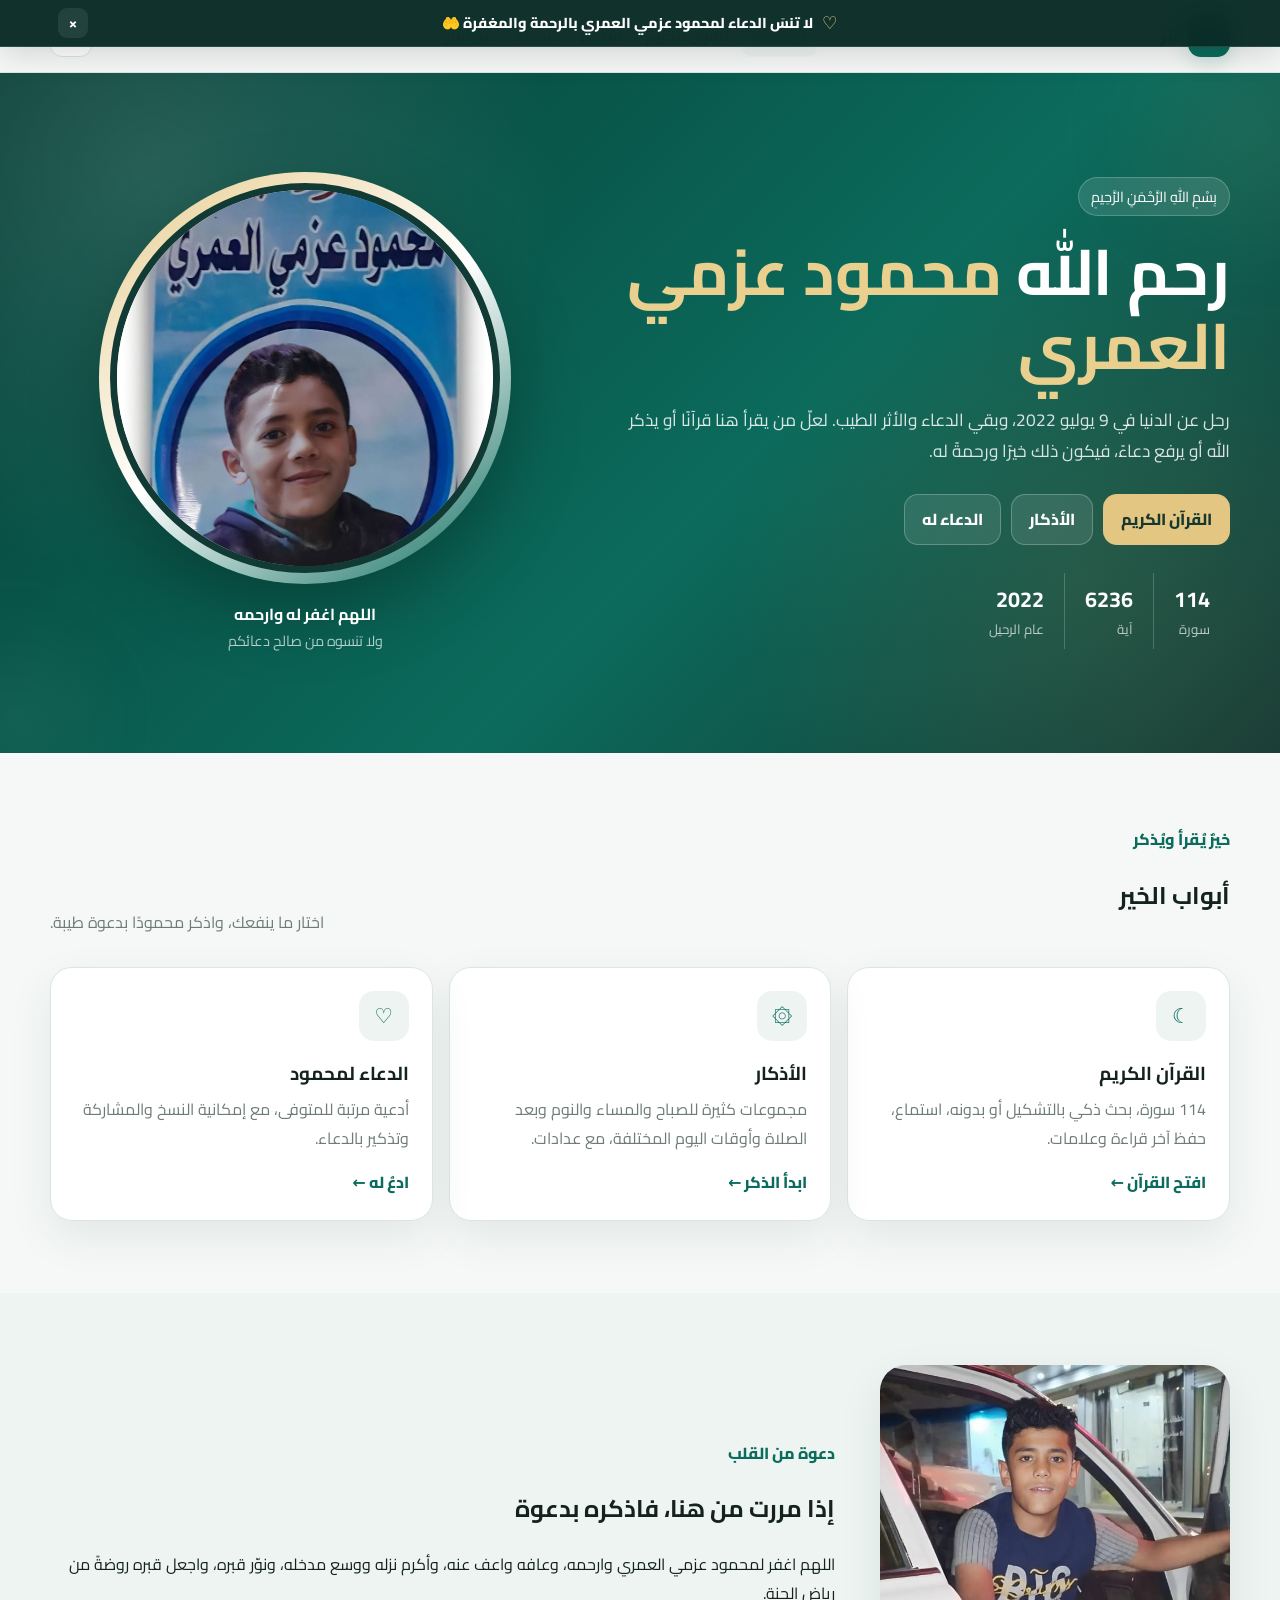
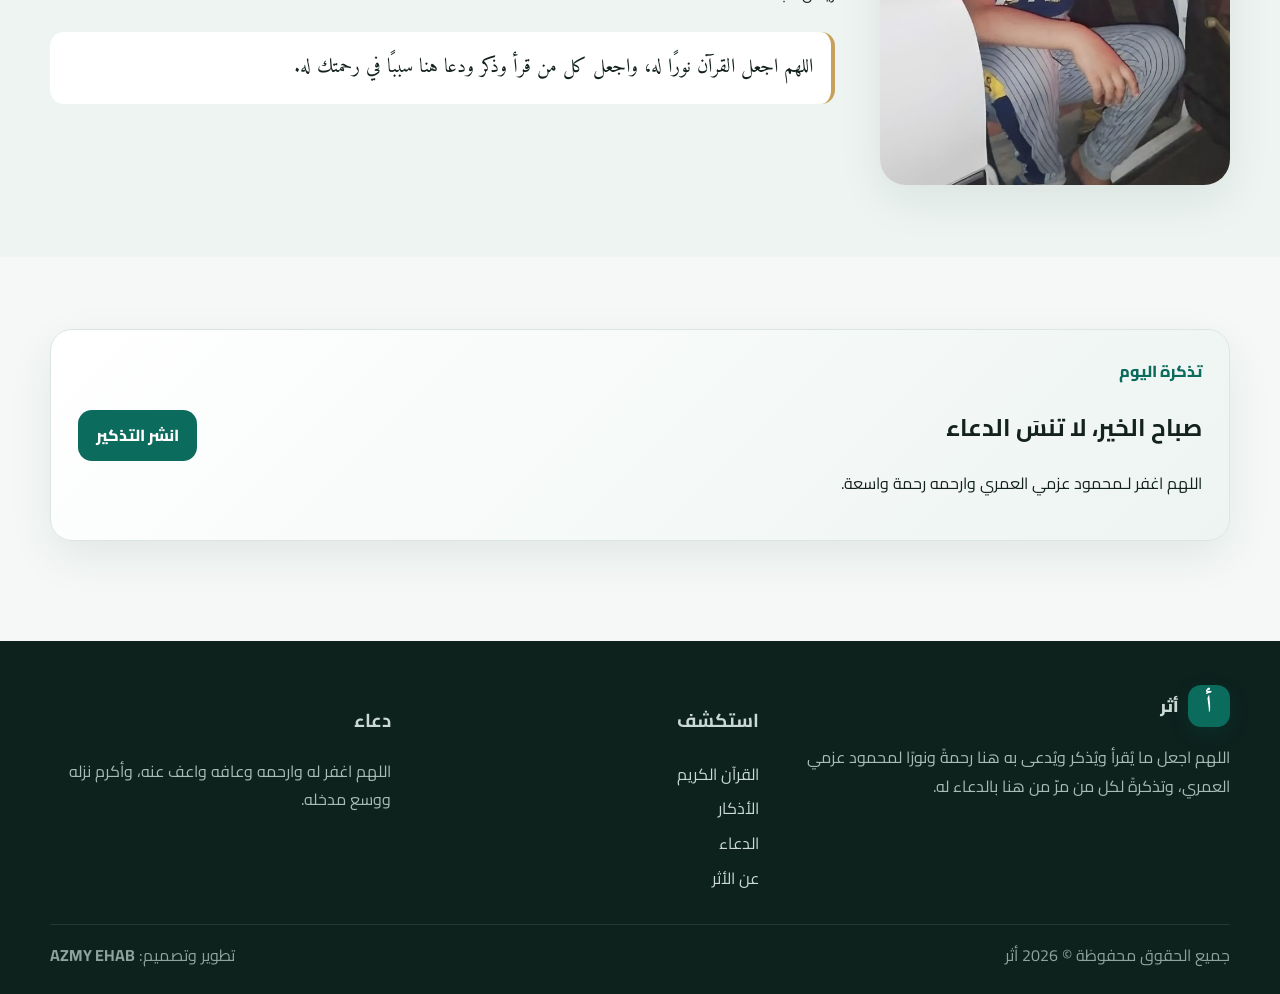
<file: index.html>
<!doctype html>
<html lang="ar" dir="rtl">
<head>
<meta charset="utf-8"><meta name="viewport" content="width=device-width,initial-scale=1,viewport-fit=cover">
<title>أثر | رحمة لمحمود عزمي العمري</title>
<meta name="description" content="أثر طيب باسم المرحوم محمود عزمي العمري، يجمع القرآن الكريم والأذكار والدعاء، ويذكّر كل من يمر بالدعاء له بالرحمة والمغفرة.">
<meta name="robots" content="index,follow"><meta name="theme-color" content="#0b6b5c">
<meta property="og:type" content="website"><meta property="og:title" content="أثر | رحمة لمحمود عزمي العمري"><meta property="og:description" content="رحم الله محمود عزمي العمري. لا تنسَ الدعاء له."><meta property="og:image" content="assets/images/mahmoud-portrait.jpeg">
<link rel="canonical" href="./"><link rel="manifest" href="manifest.json"><link rel="icon" href="assets/icons/favicon-48.png" sizes="48x48" type="image/png"><link rel="icon" href="assets/icons/favicon.svg" type="image/svg+xml"><link rel="apple-touch-icon" href="assets/icons/apple-touch-icon.png">
<link rel="stylesheet" href="css/main.css"><link rel="stylesheet" href="css/responsive.css">
</head>
<body><div id="site-header"></div>
<main>
<section class="hero memorial-hero"><div class="hero-overlay"></div><div class="hero-orb orb-one"></div><div class="hero-orb orb-two"></div>
<div class="container hero-grid"><div class="hero-copy"><span class="eyebrow">بِسْمِ اللهِ الرَّحْمَنِ الرَّحِيمِ</span><h1>رحم الله <span>محمود عزمي العمري</span></h1><p class="lead">رحل عن الدنيا في 9 يوليو 2022، وبقي الدعاء والأثر الطيب. لعلّ من يقرأ هنا قرآنًا أو يذكر الله أو يرفع دعاءً، فيكون ذلك خيرًا ورحمةً له.</p>
<div class="hero-actions"><a class="btn btn-primary" href="quran.html">القرآن الكريم</a><a class="btn btn-glass" href="azkar.html">الأذكار</a><a class="btn btn-glass" href="duas.html">الدعاء له</a></div>
<div class="mini-stats"><div><strong>114</strong><small>سورة</small></div><div><strong>6236</strong><small>آية</small></div><div><strong>2022</strong><small>عام الرحيل</small></div></div></div>
<div class="hero-portrait-wrap"><div class="portrait-ring"><img src="assets/images/mahmoud-portrait.jpeg" alt="صورة تذكارية للمرحوم محمود عزمي العمري" class="hero-portrait"></div><div class="portrait-caption"><strong>اللهم اغفر له وارحمه</strong><span>ولا تنسوه من صالح دعائكم</span></div></div></div></section>

<section class="section"><div class="container"><div class="section-heading"><div><span class="section-kicker">خيرٌ يُقرأ ويُذكر</span><h2>أبواب الخير</h2></div><p>اختار ما ينفعك، واذكر محمودًا بدعوة طيبة.</p></div>
<div class="feature-grid">
<a class="feature-card" href="quran.html"><div class="feature-icon">☾</div><h3>القرآن الكريم</h3><p>114 سورة، بحث ذكي بالتشكيل أو بدونه، استماع، حفظ آخر قراءة وعلامات.</p><span class="card-link">افتح القرآن ←</span></a>
<a class="feature-card" href="azkar.html"><div class="feature-icon">۞</div><h3>الأذكار</h3><p>مجموعات كثيرة للصباح والمساء والنوم وبعد الصلاة وأوقات اليوم المختلفة، مع عدادات.</p><span class="card-link">ابدأ الذكر ←</span></a>
<a class="feature-card" href="duas.html"><div class="feature-icon">♡</div><h3>الدعاء لمحمود</h3><p>أدعية مرتبة للمتوفى، مع إمكانية النسخ والمشاركة وتذكير بالدعاء.</p><span class="card-link">ادعُ له ←</span></a>
</div></div></section>

<section class="section section-soft"><div class="container remembrance"><div class="remembrance-photo"><img src="assets/images/mahmoud-memory.jpeg" alt="ذكرى للمرحوم محمود عزمي العمري"></div><div><span class="section-kicker">دعوة من القلب</span><h2>إذا مررت من هنا، فاذكره بدعوة</h2><p>اللهم اغفر لمحمود عزمي العمري وارحمه، وعافه واعف عنه، وأكرم نزله ووسع مدخله، ونوّر قبره، واجعل قبره روضةً من رياض الجنة.</p><blockquote>اللهم اجعل القرآن نورًا له، واجعل كل من قرأ وذكر ودعا هنا سببًا في رحمتك له.</blockquote></div></div></section>

<section class="section"><div class="container daily-card"><div><span class="section-kicker">تذكرة اليوم</span><h2 id="daily-greeting">لا تنسَ الدعاء</h2><p id="daily-message">اللهم اغفر لمحمود عزمي العمري وارحمه رحمة واسعة.</p></div><button class="btn btn-primary" id="share-site">انشر التذكير</button></div></section>
</main><div id="site-footer"></div>
<script src="site.config.js"></script><script src="js/app.js"></script><script>if("serviceWorker" in navigator){navigator.serviceWorker.register("sw.js").catch(()=>{});}</script></body></html>
</file>
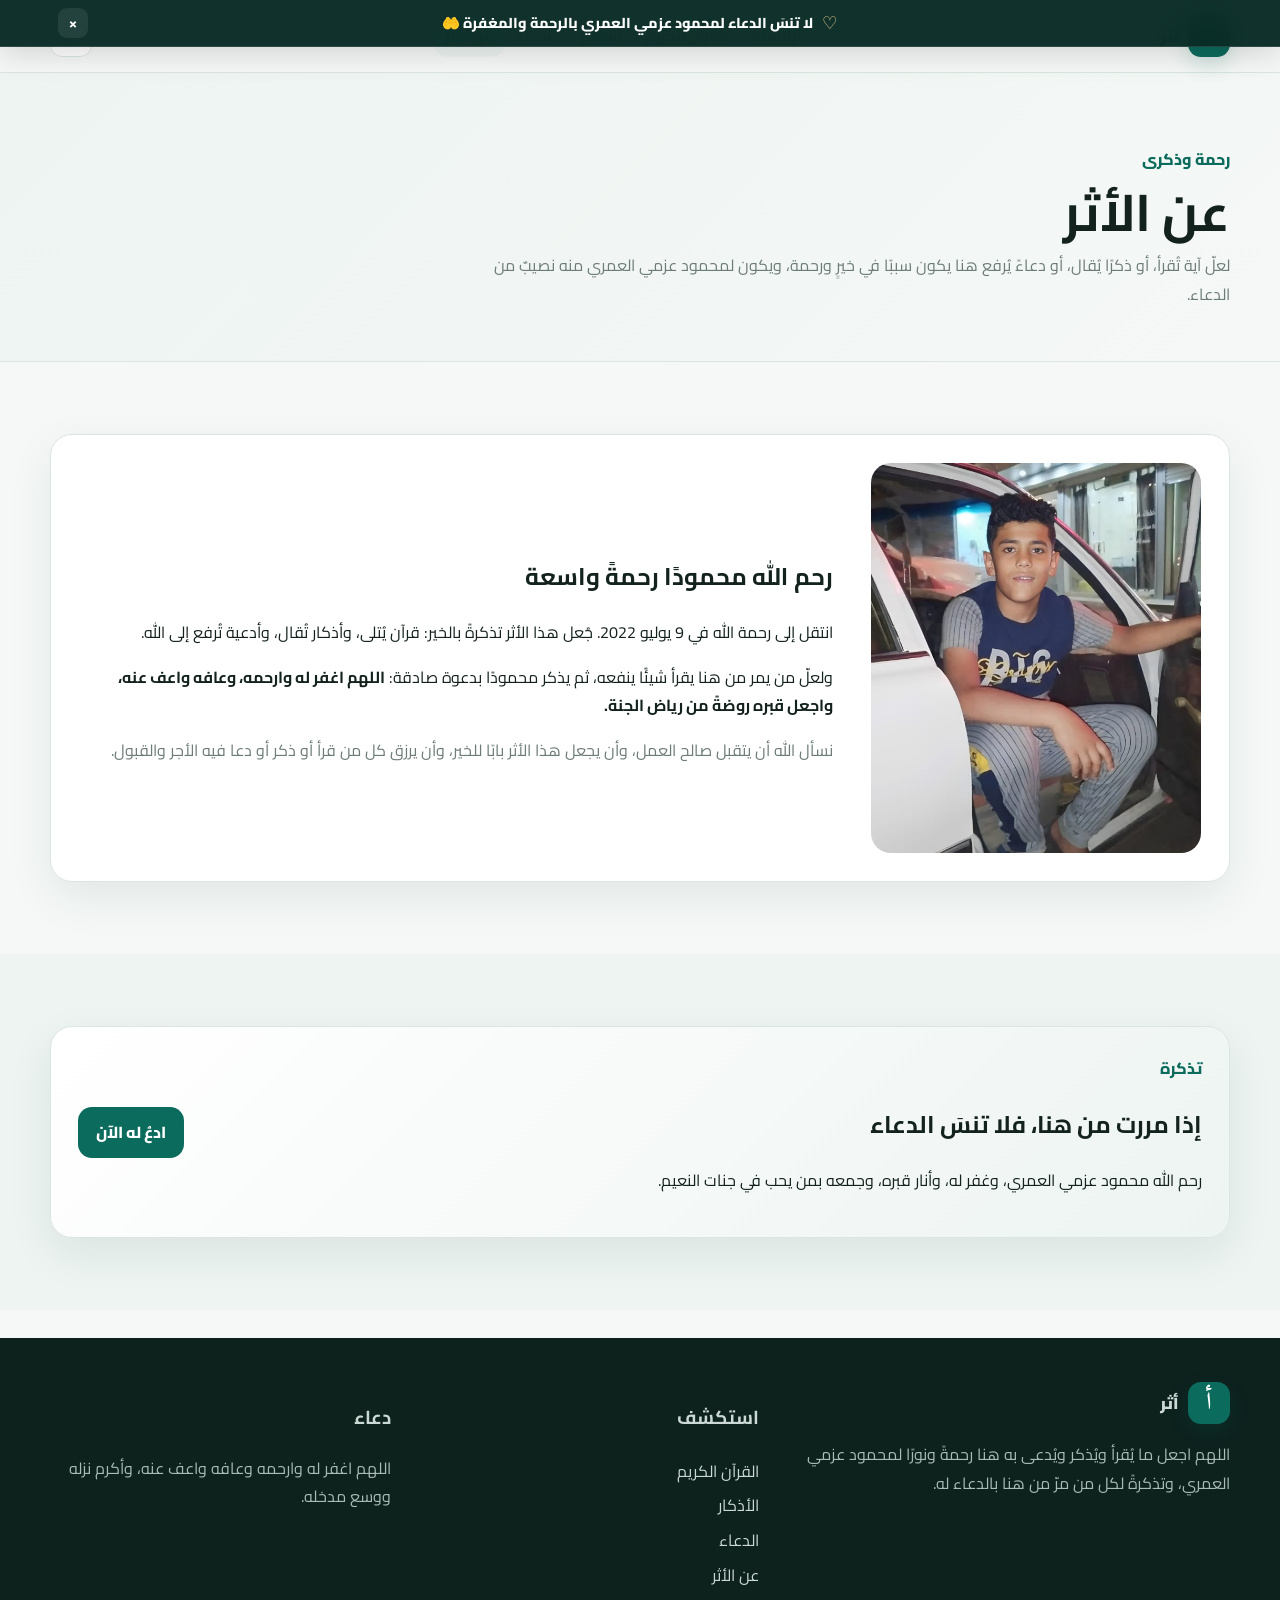
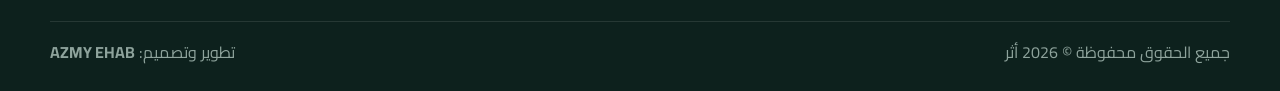
<file: about.html>
<!doctype html>
<html lang="ar" dir="rtl">
<head>
<meta charset="utf-8"><meta name="viewport" content="width=device-width,initial-scale=1,viewport-fit=cover">
<title>عن الأثر | أثر</title>
<meta name="description" content="أثر طيب باسم المرحوم محمود عزمي العمري، للقرآن والذكر والدعاء، وتذكرة بالدعاء له بالرحمة والمغفرة.">
<link rel="icon" href="assets/icons/favicon-48.png" sizes="48x48" type="image/png"><link rel="icon" href="assets/icons/favicon.svg" type="image/svg+xml"><link rel="apple-touch-icon" href="assets/icons/apple-touch-icon.png"><link rel="manifest" href="manifest.json">
<link rel="stylesheet" href="css/main.css"><link rel="stylesheet" href="css/responsive.css">
</head>
<body><div id="site-header"></div>
<main class="page-shell">
<section class="page-hero"><div class="container"><span class="section-kicker">رحمة وذكرى</span><h1>عن الأثر</h1><p>لعلّ آية تُقرأ، أو ذكرًا يُقال، أو دعاءً يُرفع هنا يكون سببًا في خيرٍ ورحمة، ويكون لمحمود عزمي العمري منه نصيبٌ من الدعاء.</p></div></section>
<section class="section"><div class="container about-box">
<img src="assets/images/mahmoud-memory.jpeg" alt="ذكرى للمرحوم محمود عزمي العمري">
<div><h2>رحم الله محمودًا رحمةً واسعة</h2>
<p>انتقل إلى رحمة الله في 9 يوليو 2022. جُعل هذا الأثر تذكرةً بالخير: قرآن يُتلى، وأذكار تُقال، وأدعية تُرفع إلى الله.</p>
<p>ولعلّ من يمر من هنا يقرأ شيئًا ينفعه، ثم يذكر محمودًا بدعوة صادقة: <strong>اللهم اغفر له وارحمه، وعافه واعف عنه، واجعل قبره روضةً من رياض الجنة.</strong></p>
<p class="muted">نسأل الله أن يتقبل صالح العمل، وأن يجعل هذا الأثر بابًا للخير، وأن يرزق كل من قرأ أو ذكر أو دعا فيه الأجر والقبول.</p>
</div></div></section>
<section class="section section-soft"><div class="container daily-card"><div><span class="section-kicker">تذكرة</span><h2>إذا مررت من هنا، فلا تنسَ الدعاء</h2><p>رحم الله محمود عزمي العمري، وغفر له، وأنار قبره، وجمعه بمن يحب في جنات النعيم.</p></div><a class="btn btn-primary" href="duas.html">ادعُ له الآن</a></div></section>
</main><div id="site-footer"></div>
<script src="site.config.js"></script><script src="js/app.js"></script><script>if("serviceWorker" in navigator){navigator.serviceWorker.register("sw.js").catch(()=>{});}</script>
</body></html>
</file>
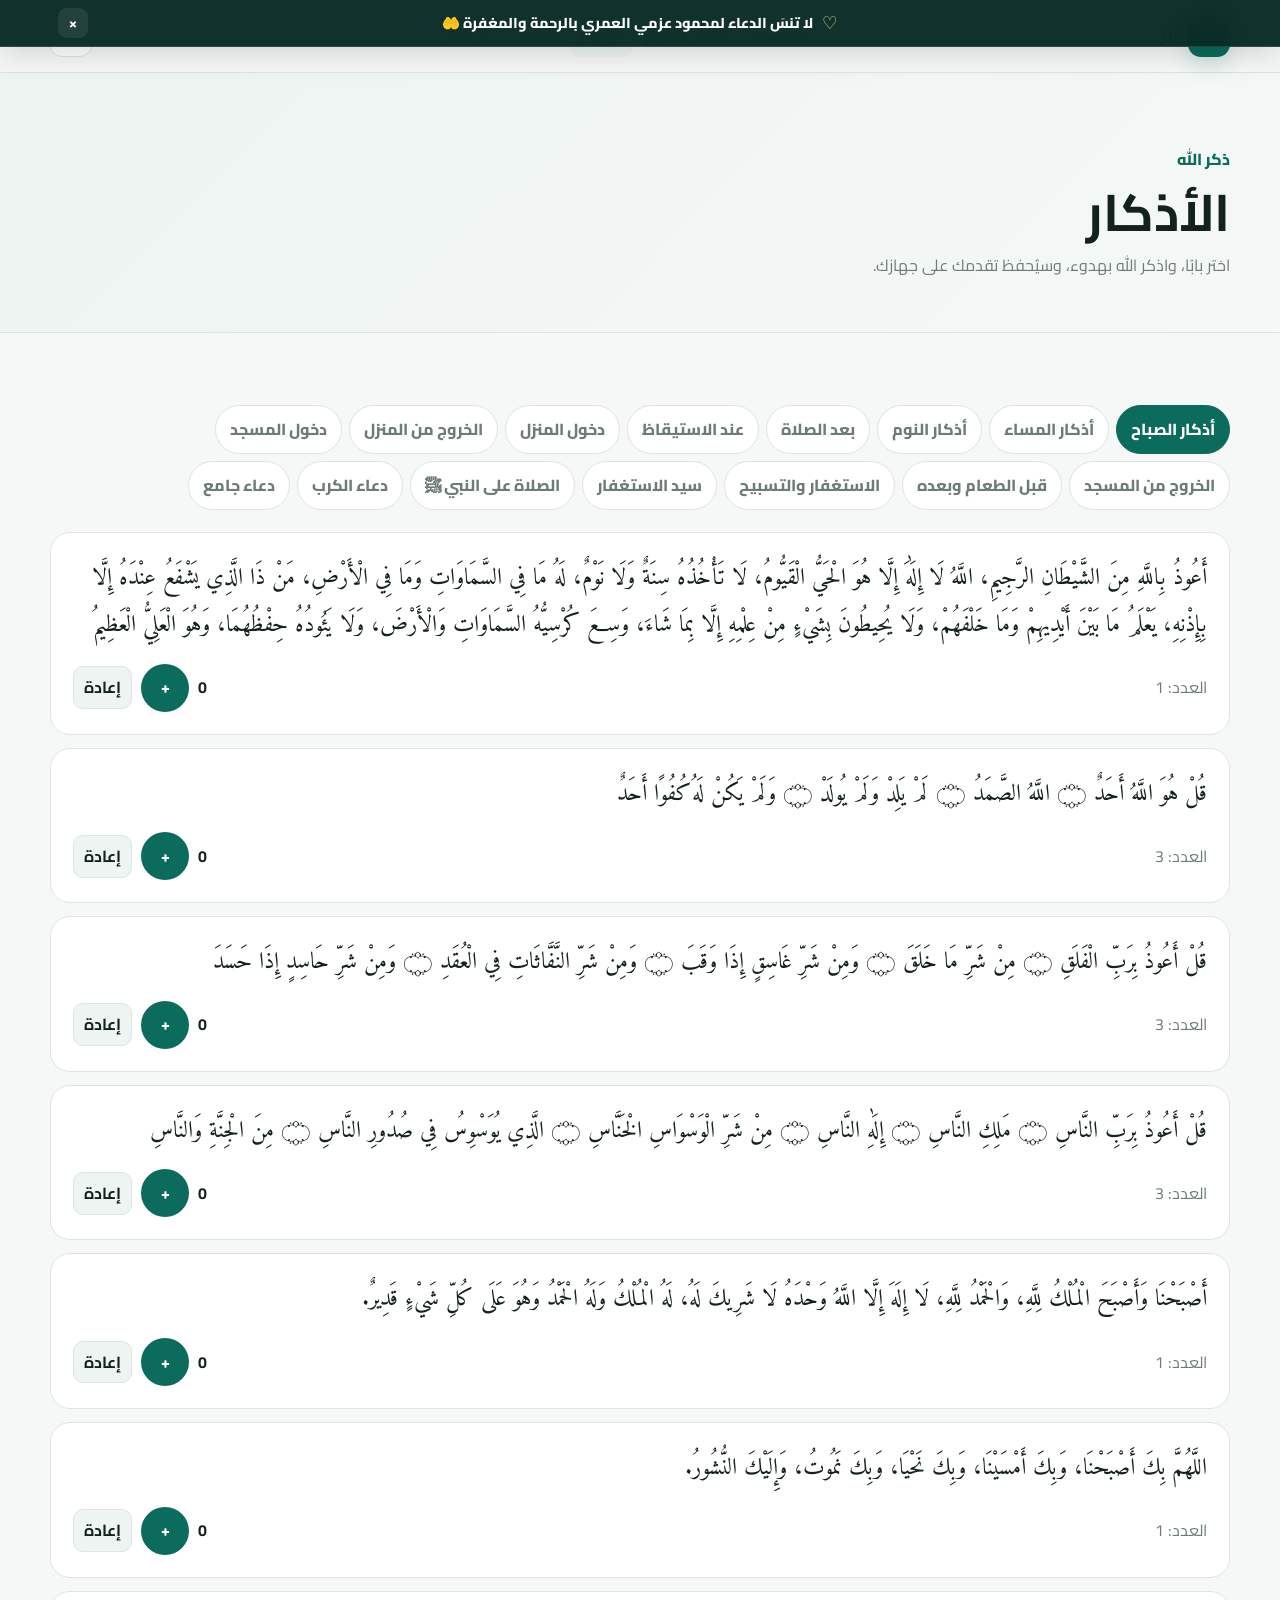
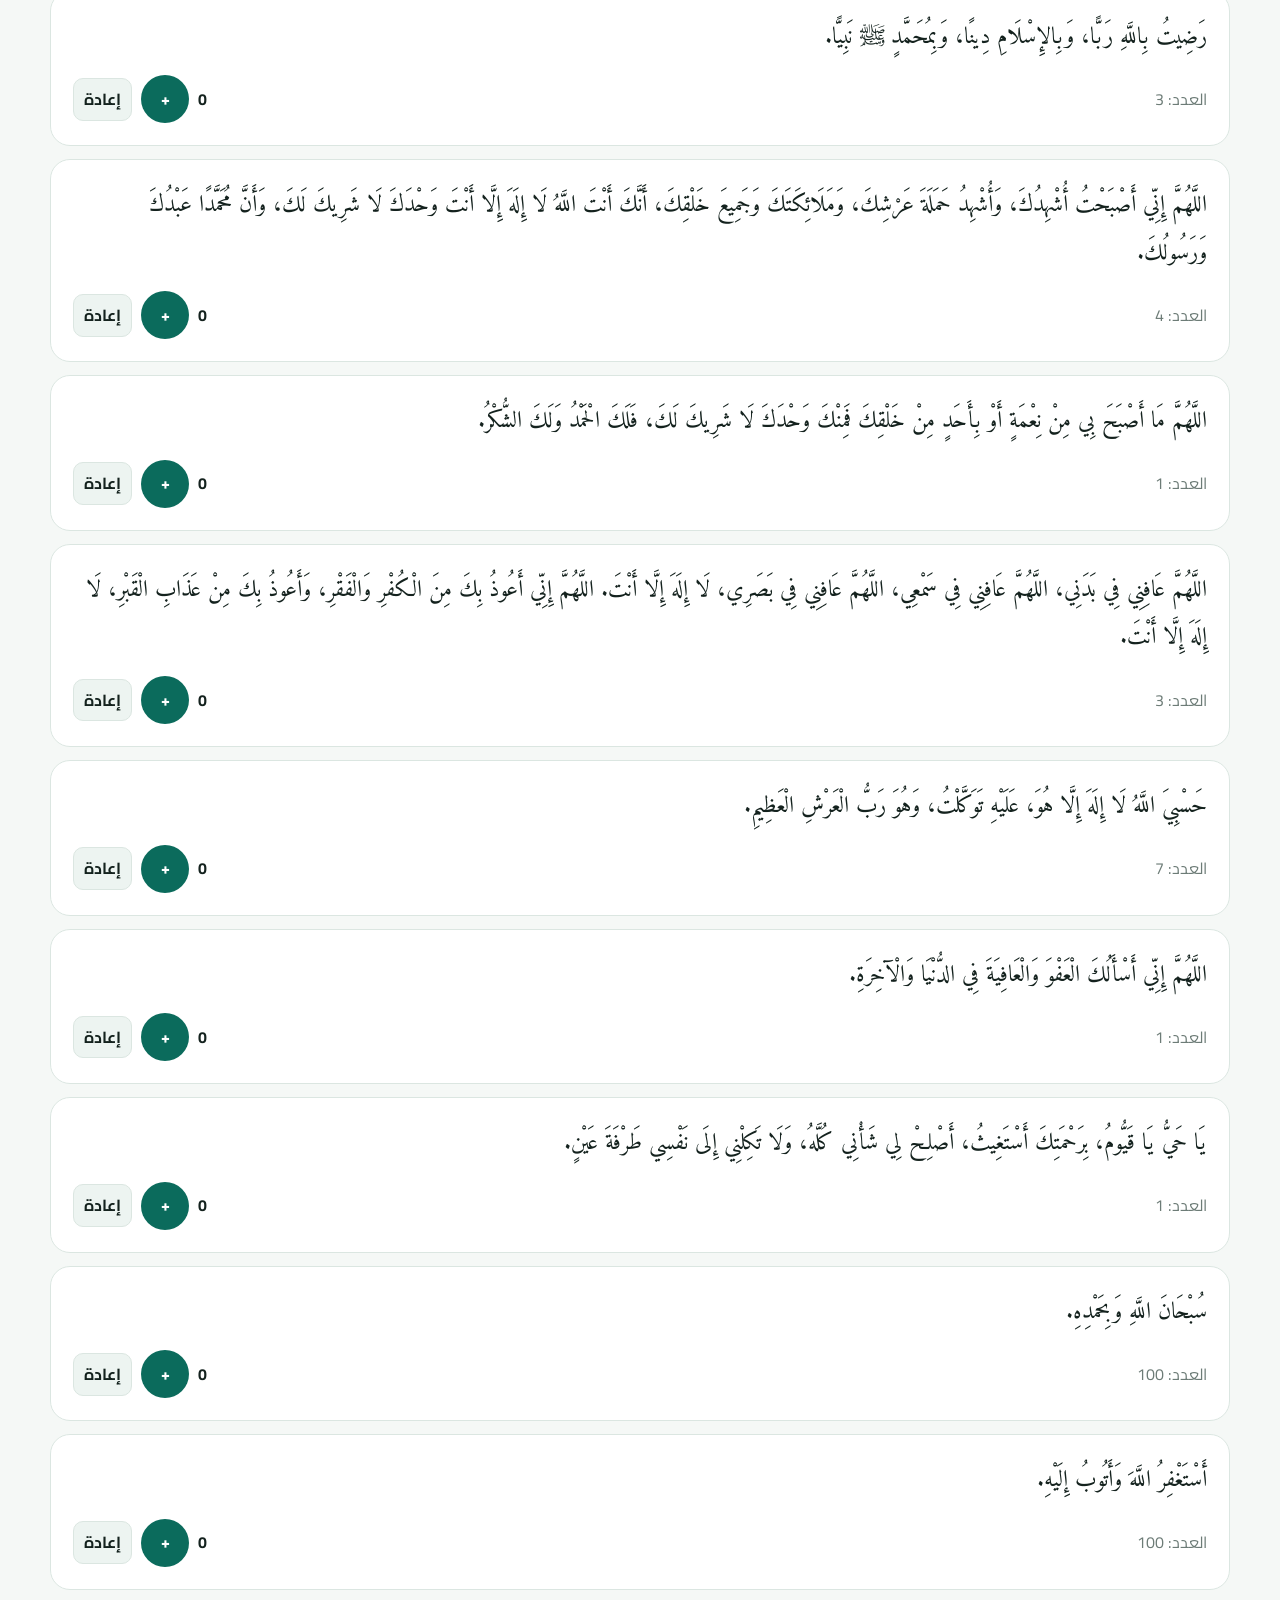
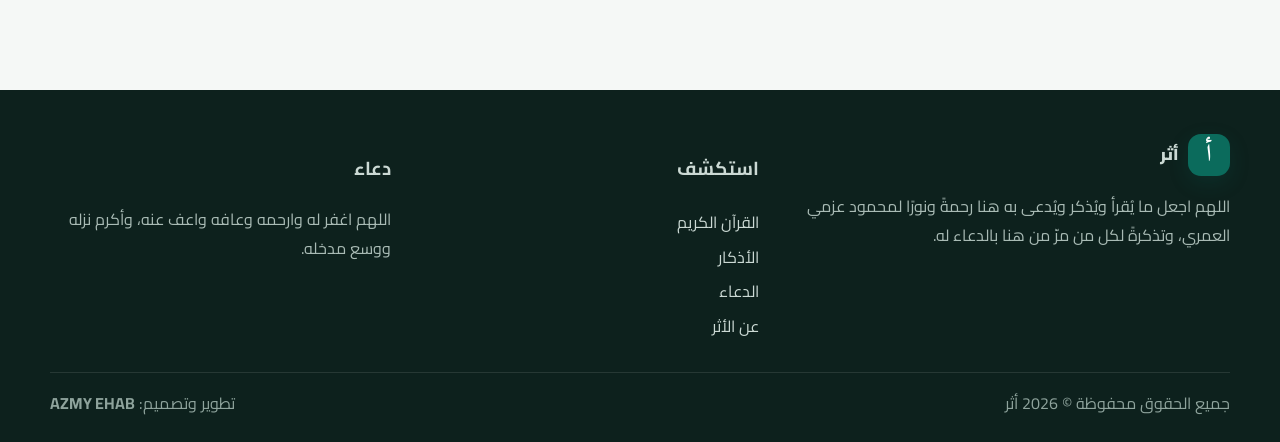
<file: azkar.html>
<!doctype html>
<html lang="ar" dir="rtl">
<head><meta charset="utf-8"><meta name="viewport" content="width=device-width,initial-scale=1,viewport-fit=cover">
<title>الأذكار | أثر</title><meta name="description" content="مجموعة كبيرة من أذكار الصباح والمساء والنوم وبعد الصلاة والاستيقاظ والمنزل والمسجد والاستغفار وغيرها، مع عدادات وحفظ التقدم.">
<link rel="icon" href="assets/icons/favicon-48.png" sizes="48x48" type="image/png"><link rel="icon" href="assets/icons/favicon.svg" type="image/svg+xml"><link rel="apple-touch-icon" href="assets/icons/apple-touch-icon.png"><link rel="manifest" href="manifest.json"><link rel="stylesheet" href="css/main.css"><link rel="stylesheet" href="css/responsive.css"></head>
<body><div id="site-header"></div><main class="page-shell"><section class="page-hero"><div class="container"><span class="section-kicker">ذكر الله</span><h1>الأذكار</h1><p>اختر بابًا، واذكر الله بهدوء، وسيُحفظ تقدمك على جهازك.</p></div></section><section class="section"><div class="container"><div class="tabs" id="azkar-tabs"></div><div id="azkar-list" class="content-list"></div></div></section></main><div id="site-footer"></div><script src="site.config.js"></script><script src="data/azkar.js"></script><script src="js/app.js"></script><script src="js/azkar.js"></script><script>if("serviceWorker" in navigator){navigator.serviceWorker.register("sw.js").catch(()=>{});}</script></body></html>
</file>
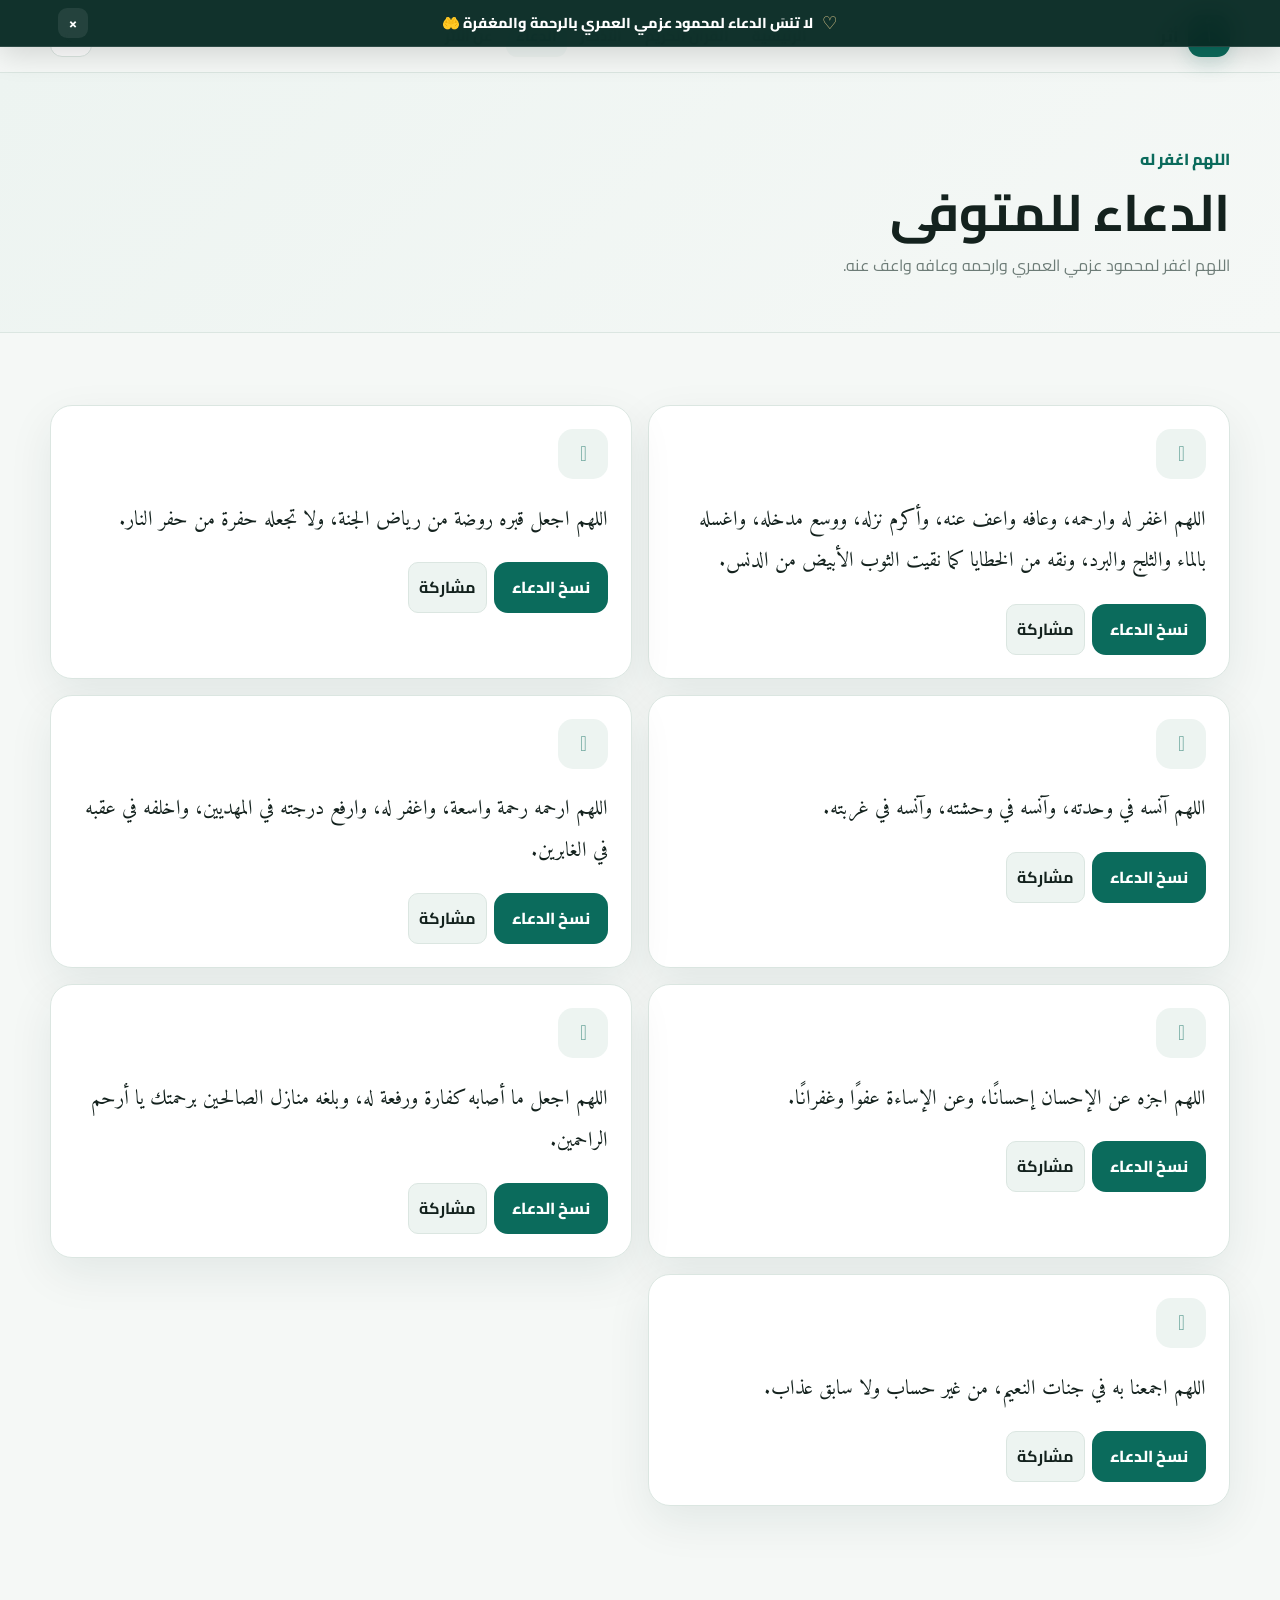
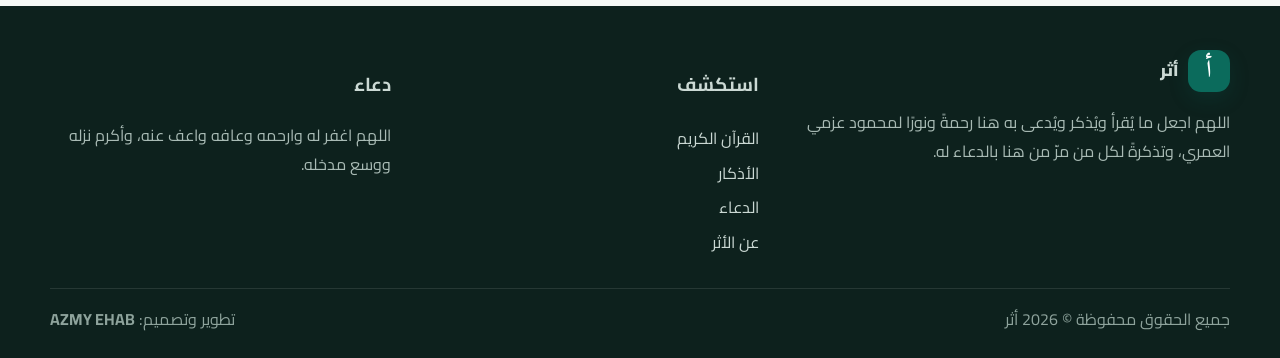
<file: duas.html>
<!doctype html>
<html lang="ar" dir="rtl">
<head><meta charset="utf-8"><meta name="viewport" content="width=device-width,initial-scale=1,viewport-fit=cover">
<title>الدعاء للمتوفى | أثر</title><meta name="description" content="أدعية للمتوفى محمود عزمي العمري مع النسخ والمشاركة.">
<link rel="icon" href="assets/icons/favicon-48.png" sizes="48x48" type="image/png"><link rel="icon" href="assets/icons/favicon.svg" type="image/svg+xml"><link rel="apple-touch-icon" href="assets/icons/apple-touch-icon.png"><link rel="manifest" href="manifest.json">
<link rel="stylesheet" href="css/main.css"><link rel="stylesheet" href="css/responsive.css"></head>
<body><div id="site-header"></div>
<main class="page-shell"><section class="page-hero"><div class="container"><span class="section-kicker">اللهم اغفر له</span><h1>الدعاء للمتوفى</h1><p>اللهم اغفر لمحمود عزمي العمري وارحمه وعافه واعف عنه.</p></div></section>
<section class="section"><div class="container"><div class="dua-grid" id="dua-grid"></div></div></section></main><div id="site-footer"></div>
<script src="site.config.js"></script><script src="data/duas.js"></script><script src="js/app.js"></script><script src="js/duas.js"></script><script>if("serviceWorker" in navigator){navigator.serviceWorker.register("sw.js").catch(()=>{});}</script></body></html>
</file>
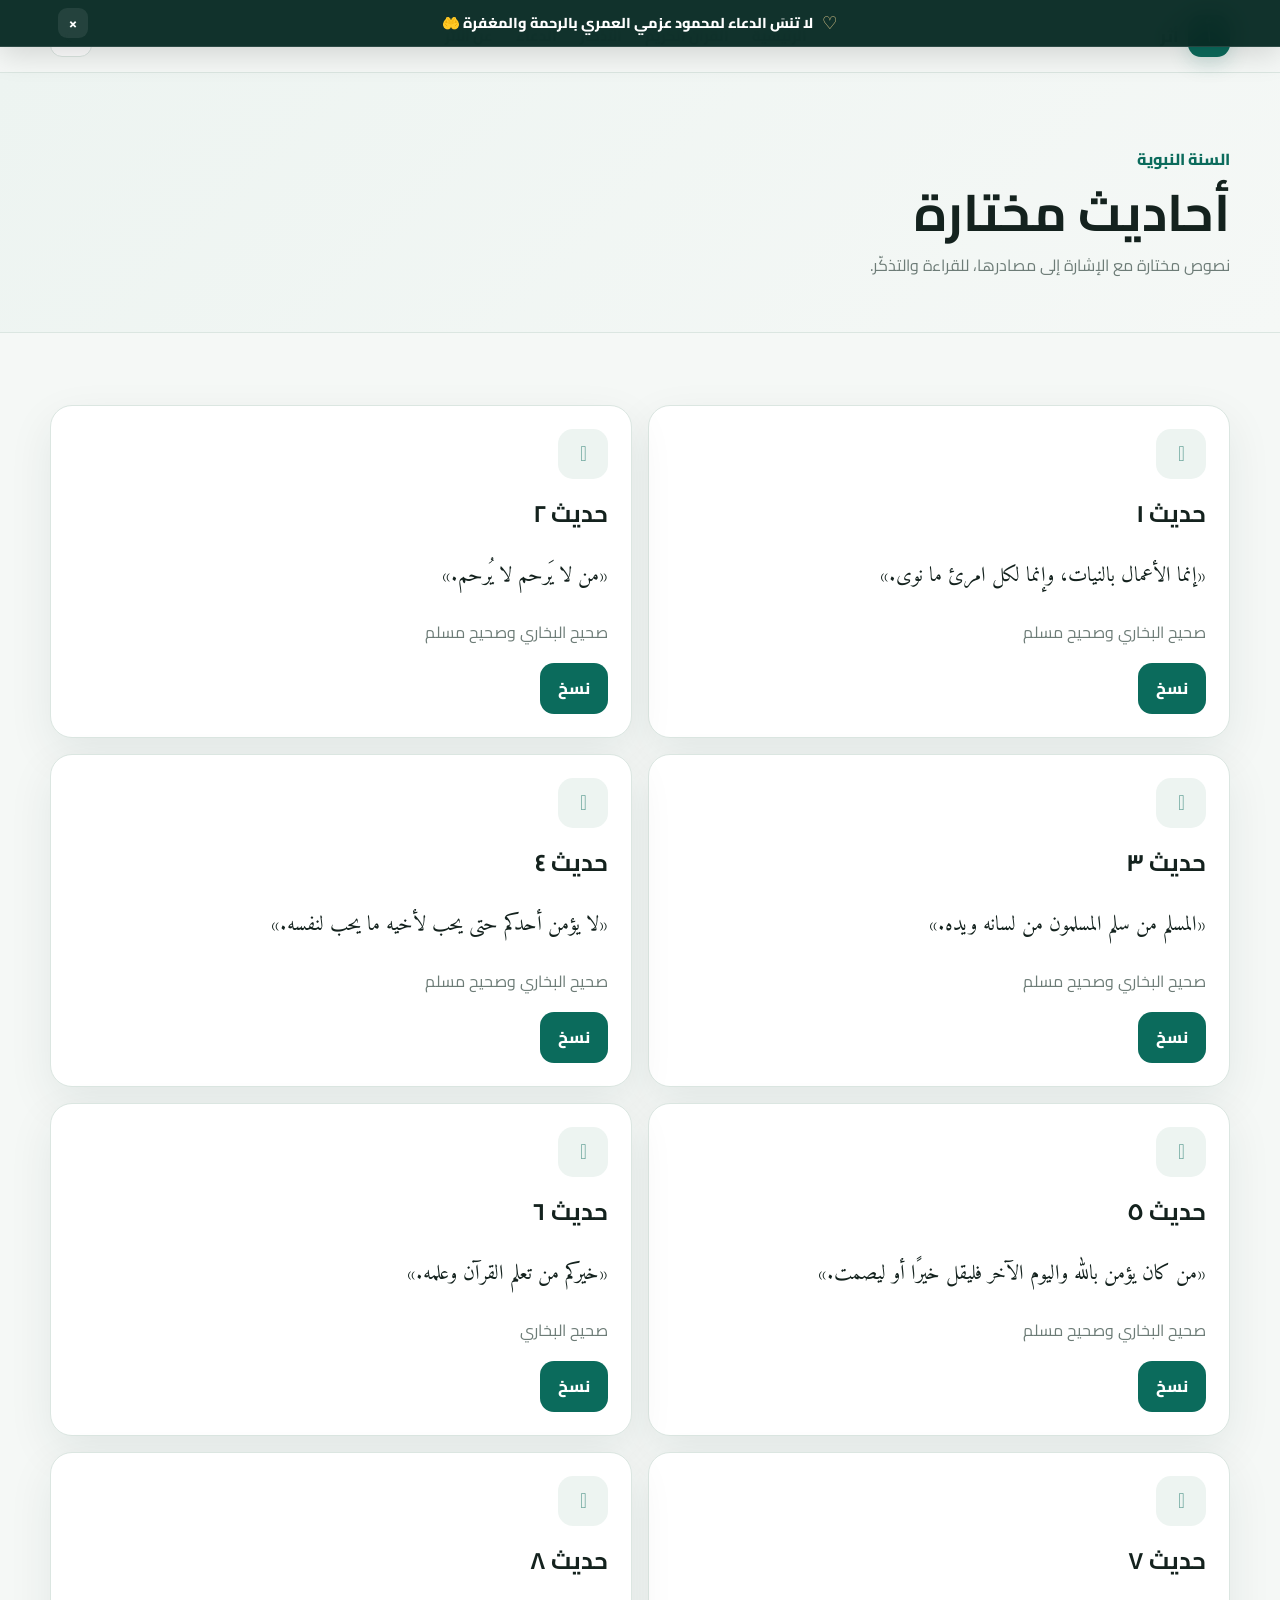
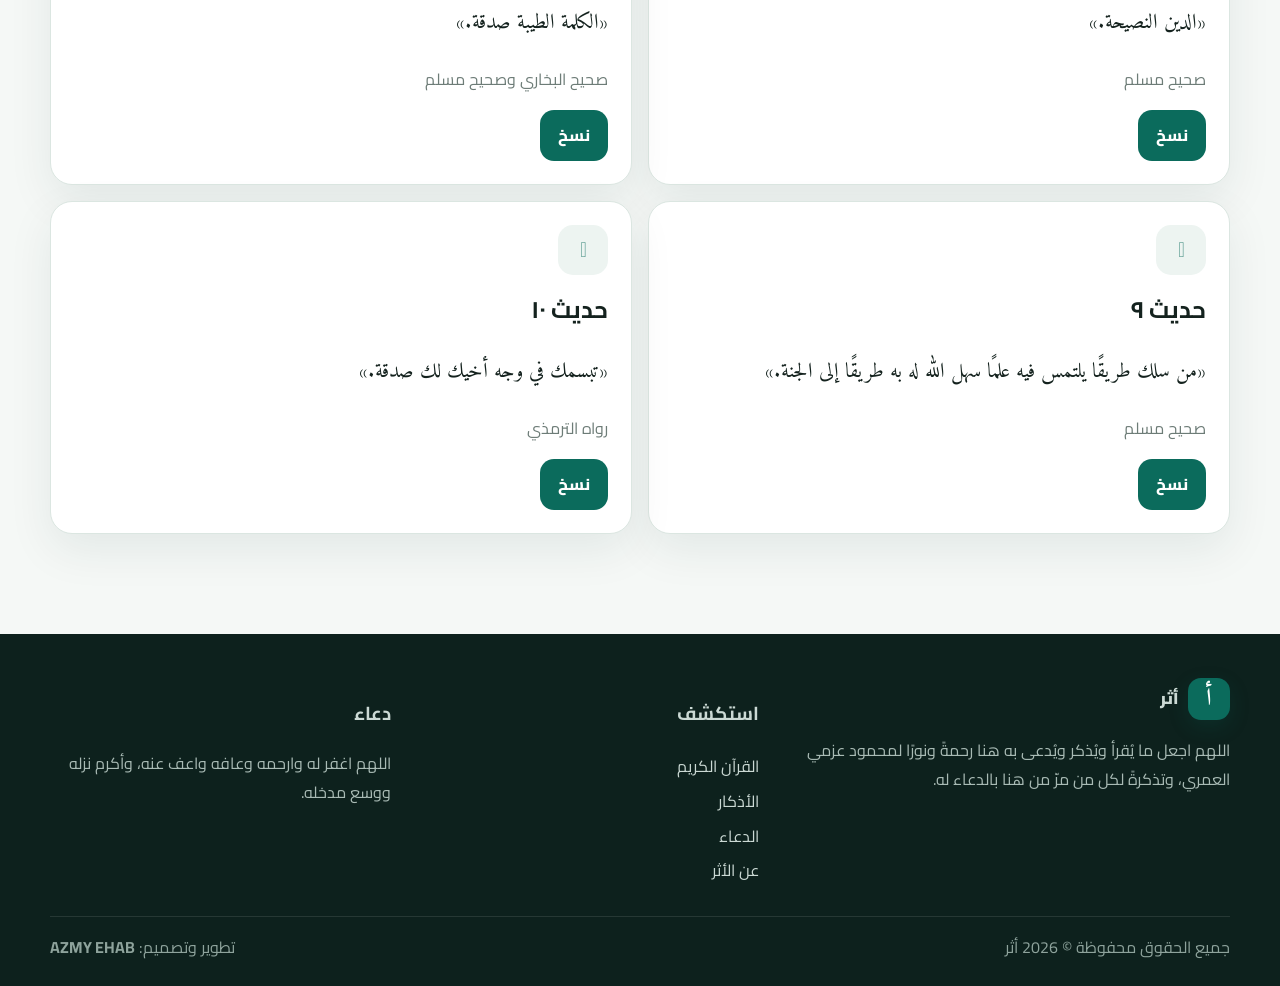
<file: hadith.html>
<!doctype html>
<html lang="ar" dir="rtl">
<head><meta charset="utf-8"><meta name="viewport" content="width=device-width,initial-scale=1,viewport-fit=cover">
<title>أحاديث مختارة | رحمة محمود</title><meta name="description" content="أحاديث مختارة مع مصادرها للقراءة والتأمل.">
<link rel="icon" href="assets/icons/favicon-48.png" sizes="48x48" type="image/png"><link rel="icon" href="assets/icons/favicon.svg" type="image/svg+xml"><link rel="apple-touch-icon" href="assets/icons/apple-touch-icon.png"><link rel="manifest" href="manifest.json">
<link rel="stylesheet" href="css/main.css"><link rel="stylesheet" href="css/responsive.css"></head>
<body><div id="site-header"></div>
<main class="page-shell"><section class="page-hero"><div class="container"><span class="section-kicker">السنة النبوية</span><h1>أحاديث مختارة</h1><p>نصوص مختارة مع الإشارة إلى مصادرها، للقراءة والتذكّر.</p></div></section>
<section class="section"><div class="container article-grid" id="hadith-grid"></div></section></main><div id="site-footer"></div>
<script src="site.config.js"></script><script src="data/hadith.js"></script><script src="js/app.js"></script><script src="js/hadith.js"></script><script>if("serviceWorker" in navigator){navigator.serviceWorker.register("sw.js").catch(()=>{});}</script></body></html>
</file>
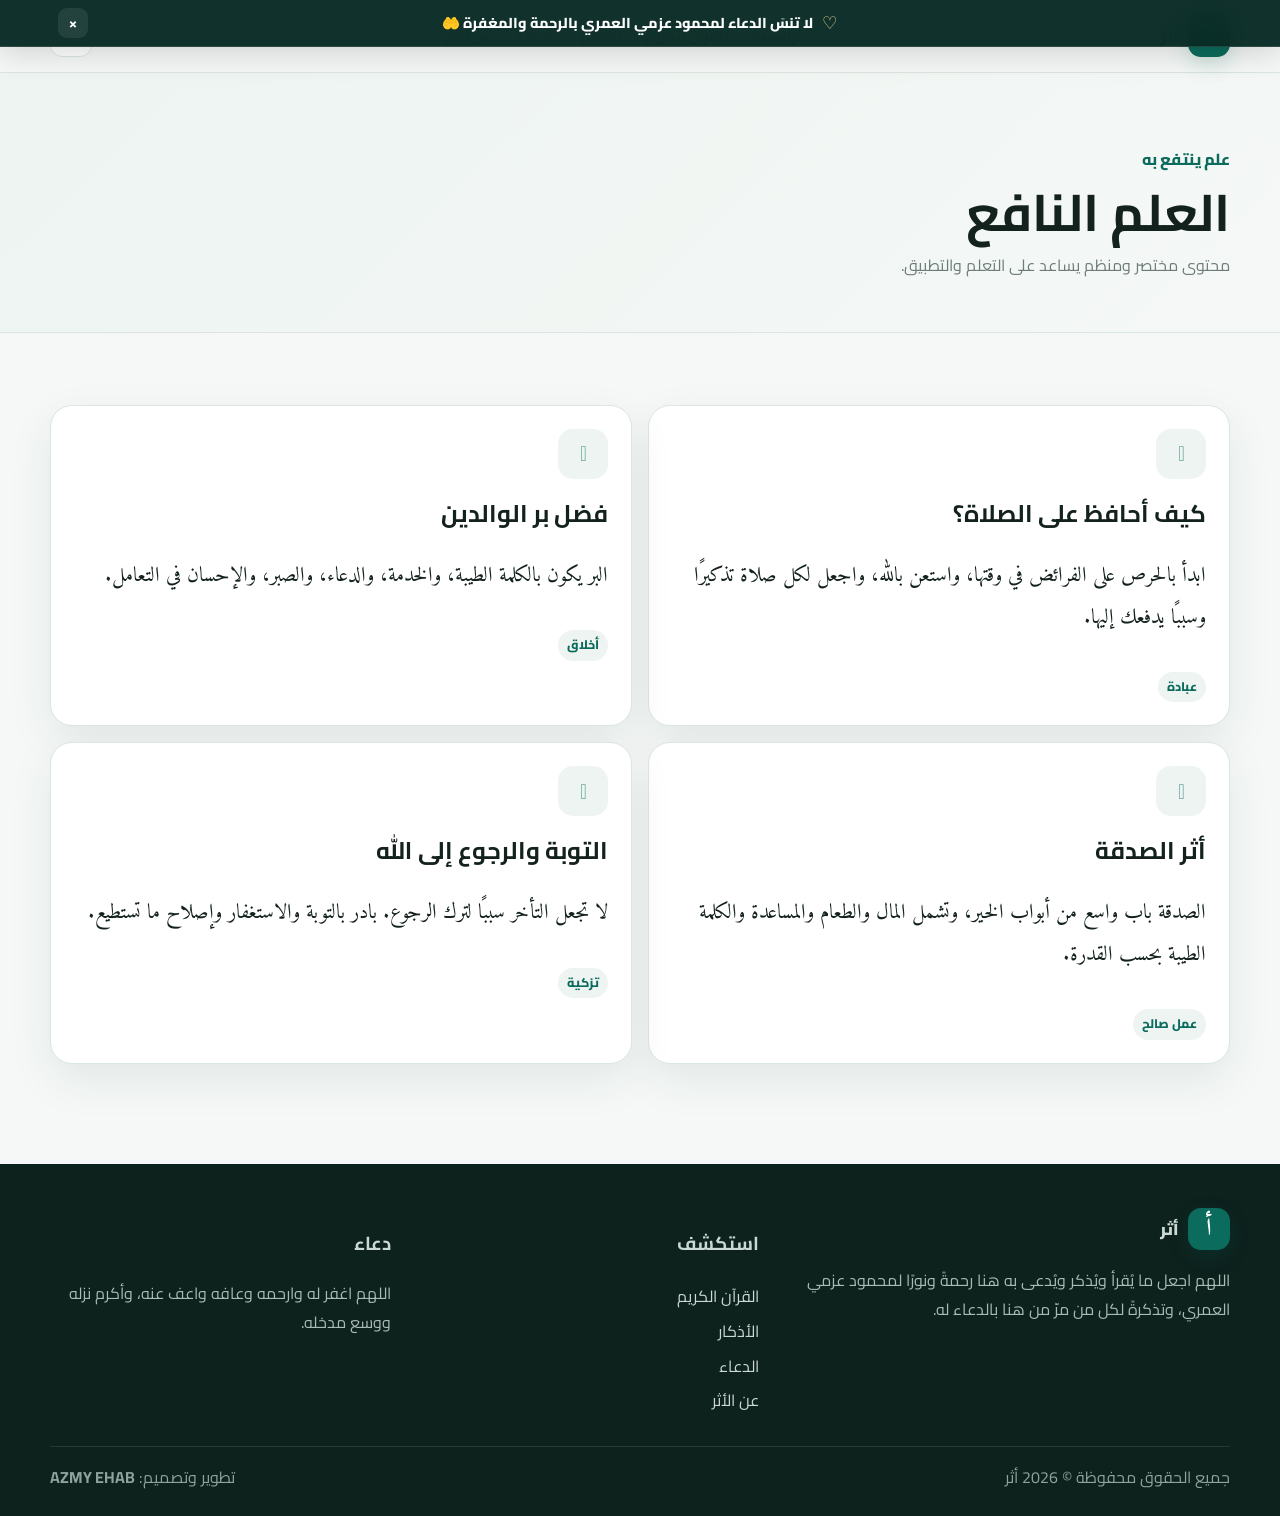
<file: ilm.html>
<!doctype html>
<html lang="ar" dir="rtl">
<head><meta charset="utf-8"><meta name="viewport" content="width=device-width,initial-scale=1,viewport-fit=cover">
<title>العلم النافع | رحمة محمود</title><meta name="description" content="مقالات قصيرة في الصلاة والوضوء وبر الوالدين والأخلاق والعمل الصالح.">
<link rel="icon" href="assets/icons/favicon-48.png" sizes="48x48" type="image/png"><link rel="icon" href="assets/icons/favicon.svg" type="image/svg+xml"><link rel="apple-touch-icon" href="assets/icons/apple-touch-icon.png"><link rel="manifest" href="manifest.json">
<link rel="stylesheet" href="css/main.css"><link rel="stylesheet" href="css/responsive.css"></head>
<body><div id="site-header"></div>
<main class="page-shell"><section class="page-hero"><div class="container"><span class="section-kicker">علم ينتفع به</span><h1>العلم النافع</h1><p>محتوى مختصر ومنظم يساعد على التعلم والتطبيق.</p></div></section>
<section class="section"><div class="container article-grid">
<article class="article-card"><span class="article-icon"></span><h2>كيف أحافظ على الصلاة؟</h2><p>ابدأ بالحرص على الفرائض في وقتها، واستعن بالله، واجعل لكل صلاة تذكيرًا وسببًا يدفعك إليها.</p><span class="article-tag">عبادة</span></article>
<article class="article-card"><span class="article-icon"></span><h2>فضل بر الوالدين</h2><p>البر يكون بالكلمة الطيبة، والخدمة، والدعاء، والصبر، والإحسان في التعامل.</p><span class="article-tag">أخلاق</span></article>
<article class="article-card"><span class="article-icon"></span><h2>أثر الصدقة</h2><p>الصدقة باب واسع من أبواب الخير، وتشمل المال والطعام والمساعدة والكلمة الطيبة بحسب القدرة.</p><span class="article-tag">عمل صالح</span></article>
<article class="article-card"><span class="article-icon"></span><h2>التوبة والرجوع إلى الله</h2><p>لا تجعل التأخر سببًا لترك الرجوع. بادر بالتوبة والاستغفار وإصلاح ما تستطيع.</p><span class="article-tag">تزكية</span></article>
</div></section></main><div id="site-footer"></div>
<script src="site.config.js"></script><script src="js/app.js"></script><script>if("serviceWorker" in navigator){navigator.serviceWorker.register("sw.js").catch(()=>{});}</script></body></html>
</file>
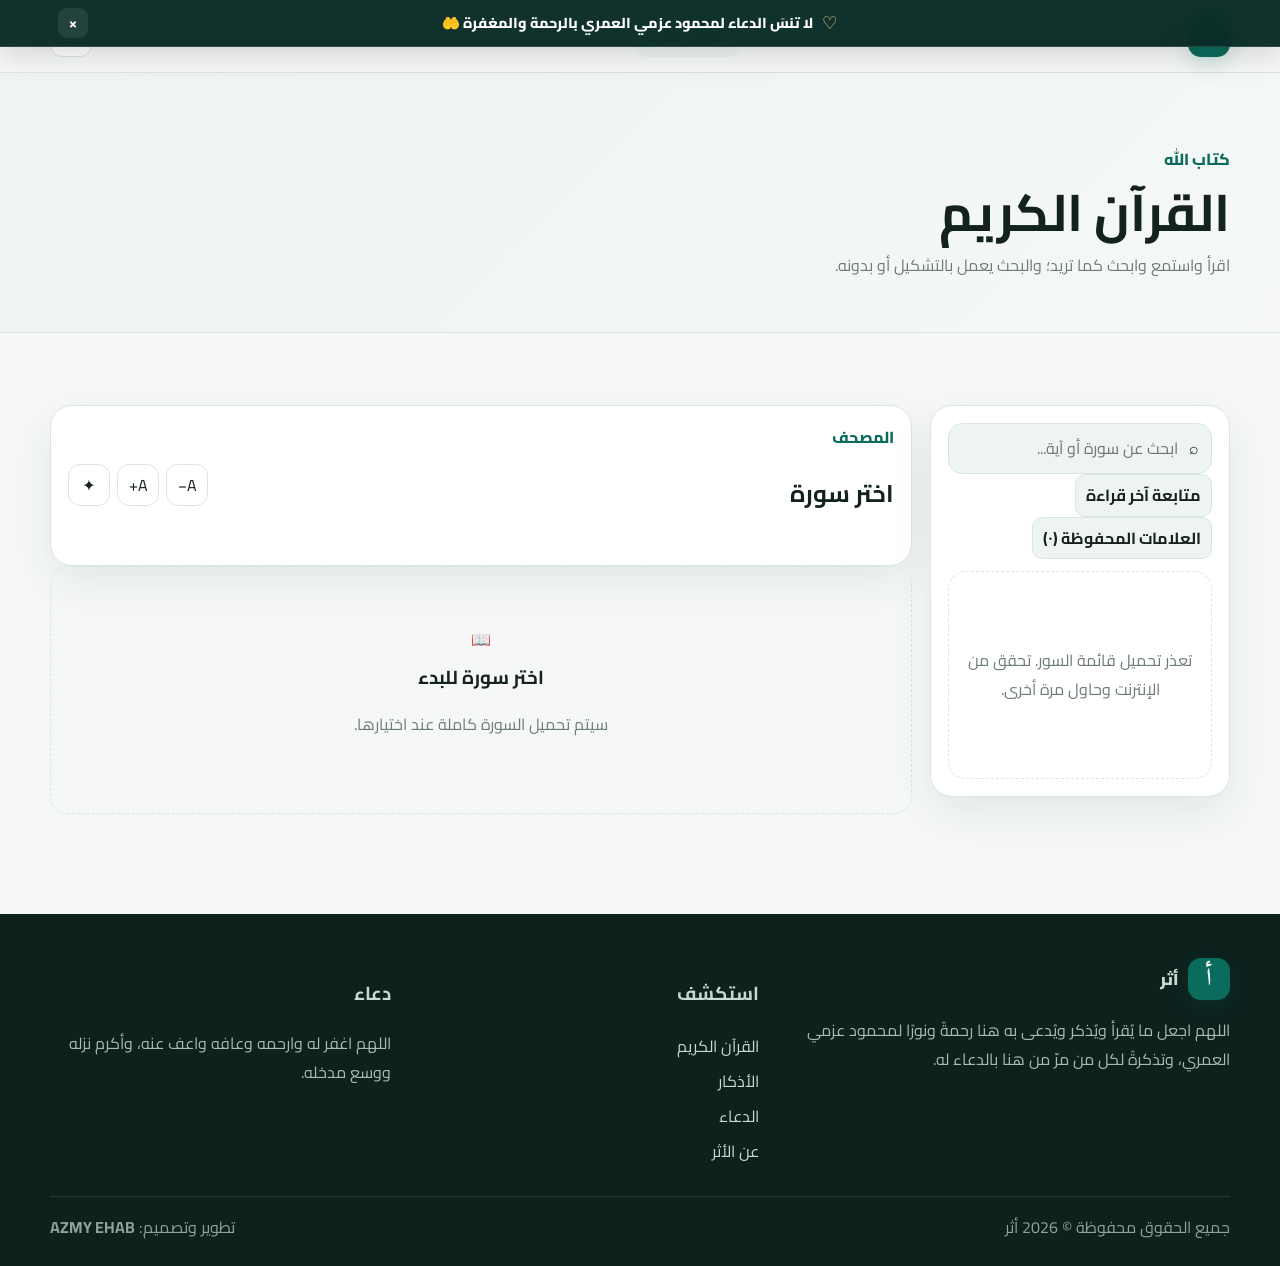
<file: quran.html>
<!doctype html>
<html lang="ar" dir="rtl">
<head>
<meta charset="utf-8"><meta name="viewport" content="width=device-width,initial-scale=1,viewport-fit=cover">
<title>القرآن الكريم | أثر</title><meta name="description" content="القرآن الكريم كاملًا من الفاتحة إلى الناس، مع بحث يقبل التشكيل أو بدونه، والاستماع، واختيار القارئ، والعلامات وآخر موضع قراءة."><meta name="robots" content="index,follow"><link rel="canonical" href="./quran.html"><link rel="icon" href="assets/icons/favicon-48.png" sizes="48x48" type="image/png"><link rel="icon" href="assets/icons/favicon.svg" type="image/svg+xml"><link rel="apple-touch-icon" href="assets/icons/apple-touch-icon.png"><link rel="manifest" href="manifest.json"><meta name="theme-color" content="#0b6b5c"><link rel="stylesheet" href="css/main.css"><link rel="stylesheet" href="css/responsive.css">
</head>
<body class="quran-page"><div id="site-header"></div>
<main class="page-shell"><section class="page-hero"><div class="container"><span class="section-kicker">كتاب الله</span><h1>القرآن الكريم</h1><p>اقرأ واستمع وابحث كما تريد؛ والبحث يعمل بالتشكيل أو بدونه.</p></div></section>
<section class="section"><div class="container quran-layout"><aside class="quran-sidebar"><div class="panel sticky-panel"><label class="search-box"><span aria-hidden="true">⌕</span><input id="surah-search" type="search" autocomplete="off" placeholder="ابحث عن سورة أو آية..." aria-label="البحث عن سورة أو آية"></label><div class="quran-side-actions"><button class="mini-btn" id="continue-reading" type="button">متابعة آخر قراءة</button><button class="mini-btn" id="saved-count" type="button">العلامات المحفوظة</button></div><div id="surah-list" class="surah-list"><div class="skeleton-list"></div></div></div></aside>
<div class="quran-main"><div class="panel quran-toolbar"><div><span class="section-kicker">المصحف</span><h2 id="surah-title">اختر سورة</h2><div id="quran-info" class="quran-info"></div></div><div class="toolbar-actions"><button class="icon-btn" id="font-decrease" type="button" title="تصغير الخط" aria-label="تصغير خط القرآن">A−</button><button class="icon-btn" id="font-increase" type="button" title="تكبير الخط" aria-label="تكبير خط القرآن">A+</button><button class="icon-btn" id="random-ayah" type="button" title="آية عشوائية" aria-label="آية عشوائية">✦</button></div></div><div id="quran-search-results" class="search-results hidden"></div><div id="ayah-container" class="ayah-container"><div class="empty-state"><div>📖</div><h3>اختر سورة للبدء</h3><p>سيتم تحميل السورة كاملة عند اختيارها.</p></div></div></div></div></section></main>
<div id="audio-player" class="audio-player hidden"><div class="container audio-inner"><button id="audio-prev" class="icon-btn" type="button" aria-label="الآية السابقة">‹</button><div class="audio-meta"><strong id="audio-surah">القرآن الكريم</strong><span id="audio-ayah">—</span></div><audio id="quran-audio" controls preload="none"></audio><div class="audio-controls"><select id="reciter-select" aria-label="اختيار القارئ"></select><select id="speed-select" aria-label="سرعة التلاوة"><option value="0.75">0.75×</option><option value="1" selected>1×</option><option value="1.25">1.25×</option><option value="1.5">1.5×</option></select><select id="repeat-select" aria-label="التكرار"><option value="none">بدون تكرار</option><option value="ayah">تكرار الآية</option><option value="surah">تكرار السورة</option></select></div><button id="audio-next" class="icon-btn" type="button" aria-label="الآية التالية">›</button><button id="audio-close" class="icon-btn" type="button" aria-label="إغلاق مشغل الصوت">×</button></div></div>
<div id="site-footer"></div><script src="site.config.js"></script><script src="js/app.js"></script><script src="js/quran.js"></script><script>if('serviceWorker' in navigator) navigator.serviceWorker.register('sw.js').catch(()=>{});</script></body></html>
</file>
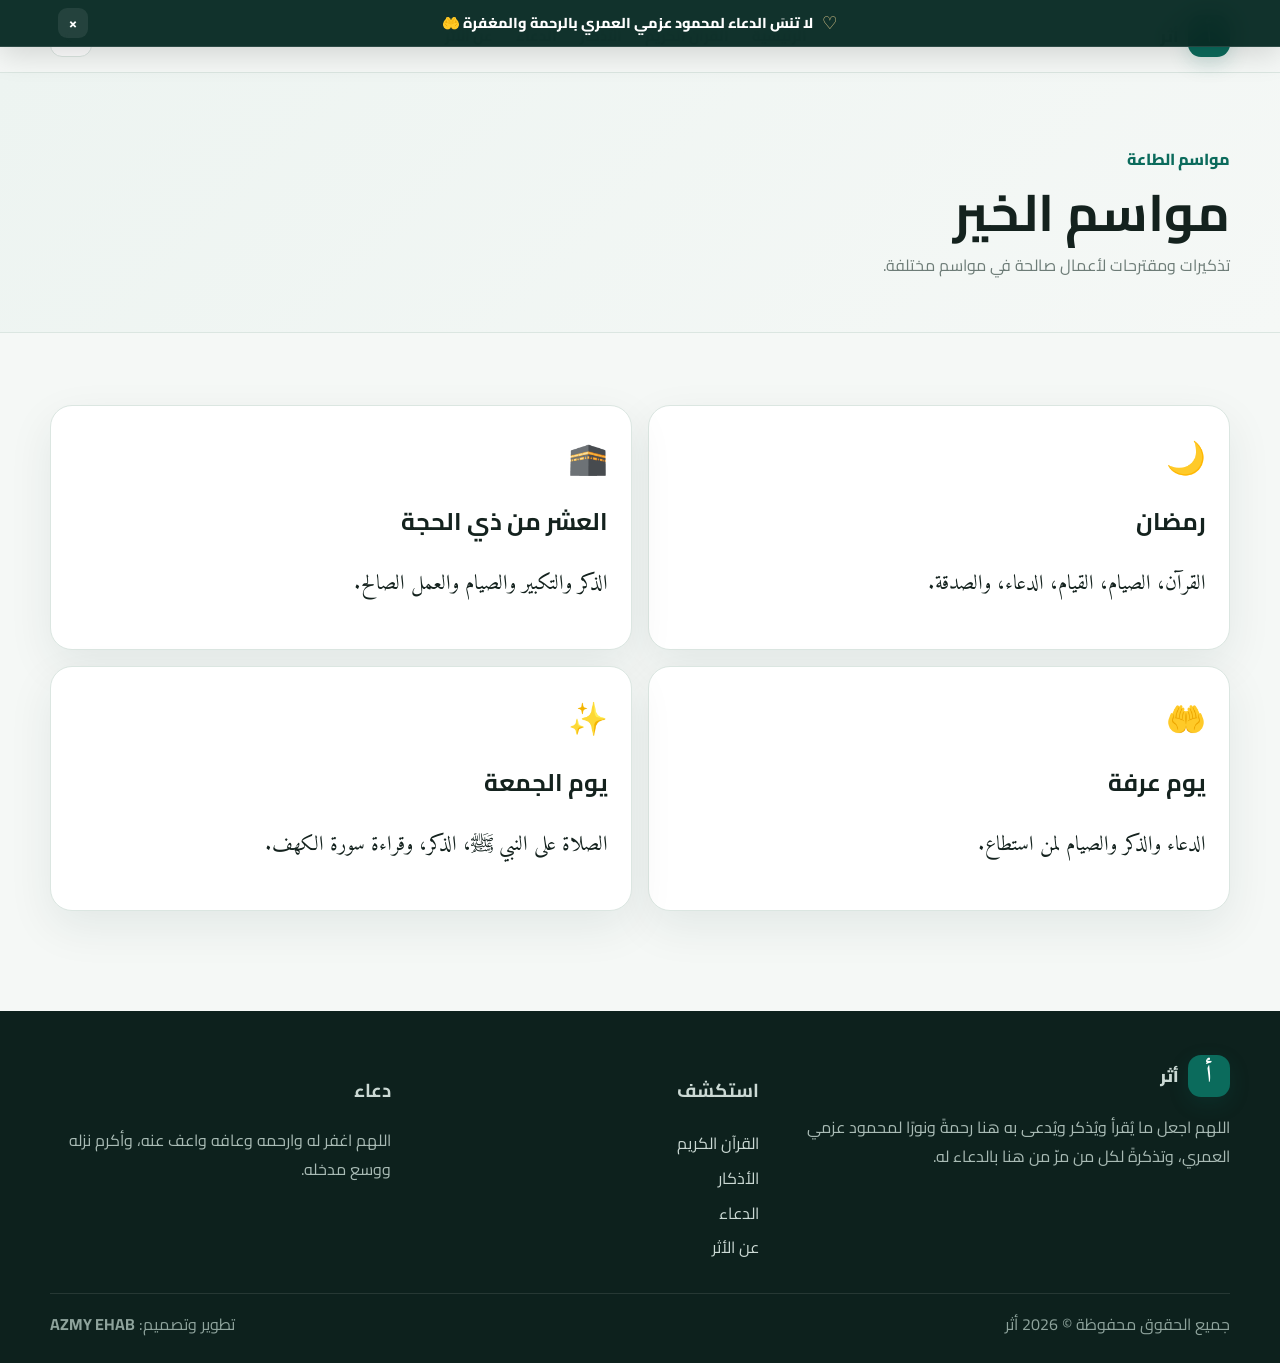
<file: seasons.html>
<!doctype html>
<html lang="ar" dir="rtl">
<head><meta charset="utf-8"><meta name="viewport" content="width=device-width,initial-scale=1,viewport-fit=cover">
<title>مواسم الخير | رحمة محمود</title><meta name="description" content="مواسم إيمانية: الجمعة ورمضان وعرفة والعشر من ذي الحجة وغيرها.">
<link rel="icon" href="assets/icons/favicon-48.png" sizes="48x48" type="image/png"><link rel="icon" href="assets/icons/favicon.svg" type="image/svg+xml"><link rel="apple-touch-icon" href="assets/icons/apple-touch-icon.png"><link rel="manifest" href="manifest.json">
<link rel="stylesheet" href="css/main.css"><link rel="stylesheet" href="css/responsive.css"></head>
<body><div id="site-header"></div>
<main class="page-shell"><section class="page-hero"><div class="container"><span class="section-kicker">مواسم الطاعة</span><h1>مواسم الخير</h1><p>تذكيرات ومقترحات لأعمال صالحة في مواسم مختلفة.</p></div></section>
<section class="section"><div class="container season-grid">
<article class="season-card"><span>🌙</span><h2>رمضان</h2><p>القرآن، الصيام، القيام، الدعاء، والصدقة.</p></article>
<article class="season-card"><span>🕋</span><h2>العشر من ذي الحجة</h2><p>الذكر والتكبير والصيام والعمل الصالح.</p></article>
<article class="season-card"><span>🤲</span><h2>يوم عرفة</h2><p>الدعاء والذكر والصيام لمن استطاع.</p></article>
<article class="season-card"><span>✨</span><h2>يوم الجمعة</h2><p>الصلاة على النبي ﷺ، الذكر، وقراءة سورة الكهف.</p></article>
</div></section></main><div id="site-footer"></div>
<script src="site.config.js"></script><script src="js/app.js"></script><script>if("serviceWorker" in navigator){navigator.serviceWorker.register("sw.js").catch(()=>{});}</script></body></html>
</file>
<file: css/main.css>
@import url('https://fonts.googleapis.com/css2?family=Amiri:wght@400;700&family=Cairo:wght@400;500;600;700;800&display=swap');
:root{--bg:#f5f8f6;--surface:#fff;--surface-2:#edf4f1;--text:#14221e;--muted:#6d7c77;--primary:#0b6b5c;--primary-2:#084d43;--gold:#c7a15a;--border:#dbe6e1;--shadow:0 16px 45px rgba(11,57,48,.08);--radius:22px;--ayah-size:2rem;--header-h:72px}
*{box-sizing:border-box}html{scroll-behavior:smooth;scroll-padding-top:90px}body{margin:0;background:var(--bg);color:var(--text);font-family:Cairo,system-ui,sans-serif;line-height:1.8;overflow-x:hidden}body.dark{--bg:#0a1513;--surface:#10201c;--surface-2:#162923;--text:#edf6f3;--muted:#a6b8b2;--border:#29423b;--shadow:0 16px 45px rgba(0,0,0,.22)}body.menu-open{overflow:hidden}img{max-width:100%;display:block}a{color:inherit;text-decoration:none}button,input,select{font:inherit}button{cursor:pointer}.container{width:min(1180px,calc(100% - 32px));margin-inline:auto}.section{padding:72px 0}.section-soft{background:var(--surface-2)}.section-heading{display:flex;justify-content:space-between;align-items:end;gap:30px;margin-bottom:30px}.section-heading>p{max-width:560px;color:var(--muted);margin:0}.section-kicker{color:var(--primary);font-weight:800}.eyebrow{display:inline-flex;color:#fff;background:rgba(255,255,255,.12);border:1px solid rgba(255,255,255,.2);padding:6px 12px;border-radius:999px;font-size:.9rem}.site-header{position:sticky;top:0;z-index:100;background:color-mix(in srgb,var(--bg) 88%,transparent);border-bottom:1px solid var(--border);backdrop-filter:blur(16px)}.nav{min-height:var(--header-h);display:flex;align-items:center;justify-content:space-between;gap:16px}.brand{display:inline-flex;align-items:center;gap:10px;font-weight:900;white-space:nowrap}.brand-mark{width:42px;height:42px;display:grid;place-items:center;border-radius:13px;background:var(--primary);color:#fff;font-family:Amiri,serif;font-size:1.5rem;box-shadow:0 7px 20px rgba(11,107,92,.18)}.nav-links{display:flex;align-items:center;gap:3px;min-width:0}.nav-links a{padding:8px 10px;border-radius:11px;color:var(--muted);font-weight:700;font-size:.92rem}.nav-links a:hover,.nav-links a.active{background:var(--surface-2);color:var(--primary)}.nav-actions{display:flex;gap:7px;flex:0 0 auto}.icon-btn{width:42px;height:42px;border:1px solid var(--border);border-radius:12px;background:var(--surface);color:var(--text);display:inline-grid;place-items:center}.icon-btn:hover{border-color:var(--primary);color:var(--primary)}.mobile-menu-btn{display:none}.mobile-menu{padding:0 0 14px}.mobile-menu[hidden]{display:none}.mobile-menu a{display:block;padding:11px 13px;border-radius:12px;color:var(--muted);font-weight:700}.mobile-menu a[aria-current=page],.mobile-menu a:hover{background:var(--surface-2);color:var(--primary)}
.memorial-hero{position:relative;overflow:hidden;background:linear-gradient(135deg,#063e36,#0b6b5c 58%,#153a34);color:#fff}.hero-overlay{position:absolute;inset:0;background:radial-gradient(circle at 12% 15%,rgba(255,255,255,.13),transparent 32%),radial-gradient(circle at 85% 75%,rgba(199,161,90,.12),transparent 30%)}.hero-grid{position:relative;z-index:1;min-height:680px;display:grid;grid-template-columns:1.1fr .9fr;gap:45px;align-items:center}.hero-copy h1{font-size:clamp(2.4rem,5vw,4.8rem);line-height:1.15;margin:20px 0}.hero-copy h1 span{color:#ead08f}.lead{max-width:690px;color:rgba(255,255,255,.84);font-size:1.08rem}.hero-actions{display:flex;gap:10px;flex-wrap:wrap;margin:28px 0}.btn{min-height:48px;padding:10px 17px;border:1px solid transparent;border-radius:14px;display:inline-flex;align-items:center;justify-content:center;gap:8px;font-weight:800;transition:transform .18s ease,box-shadow .18s ease,background .18s ease}.btn:hover{transform:translateY(-2px)}.btn:active{transform:translateY(0)}.btn-primary{background:var(--primary);color:#fff}.hero .btn-primary{background:#e3c681;color:#17372f}.btn-glass{background:rgba(255,255,255,.1);color:#fff;border-color:rgba(255,255,255,.24)}.mini-stats{display:flex;gap:0;flex-wrap:wrap}.mini-stats div{padding:7px 20px;border-inline-start:1px solid rgba(255,255,255,.2)}.mini-stats div:first-child{border-inline-start:0}.mini-stats strong,.mini-stats small{display:block}.mini-stats strong{font-size:1.35rem}.mini-stats small{color:rgba(255,255,255,.7)}.hero-portrait-wrap{display:flex;flex-direction:column;align-items:center;gap:16px}.portrait-ring{padding:11px;border-radius:50%;background:linear-gradient(145deg,#e7cc8d,#fff,#0b6b5c);box-shadow:0 28px 70px rgba(0,0,0,.28)}.hero-portrait{width:min(390px,72vw);aspect-ratio:1;object-fit:cover;object-position:center 28%;border-radius:50%;border:7px solid #123a34}.portrait-caption{text-align:center}.portrait-caption strong,.portrait-caption span{display:block}.portrait-caption span{color:rgba(255,255,255,.68);font-size:.9rem}
.feature-grid{display:grid;grid-template-columns:repeat(3,1fr);gap:16px}.feature-card,.panel,.article-card,.season-card,.dua-card,.daily-card,.about-box{background:var(--surface);border:1px solid var(--border);border-radius:var(--radius);box-shadow:var(--shadow)}.feature-card{padding:23px;transition:transform .18s ease,box-shadow .18s ease}.feature-card:hover{transform:translateY(-4px);box-shadow:0 22px 55px rgba(11,57,48,.12)}.feature-icon,.article-icon{width:50px;height:50px;display:grid;place-items:center;border-radius:15px;background:var(--surface-2);color:var(--primary);font-size:1.3rem}.feature-card h3{margin:16px 0 5px}.feature-card p{color:var(--muted);margin:0 0 15px}.card-link{color:var(--primary);font-weight:800}.remembrance{display:grid;grid-template-columns:350px 1fr;gap:45px;align-items:center}.remembrance-photo img{width:100%;height:420px;object-fit:cover;border-radius:26px;box-shadow:var(--shadow)}blockquote{margin:24px 0 7px;padding:18px;border-inline-start:4px solid var(--gold);background:var(--surface);border-radius:14px;font-family:Amiri,serif;font-size:1.25rem}.daily-card{padding:27px;display:flex;align-items:center;justify-content:space-between;gap:24px;background:linear-gradient(135deg,var(--surface),var(--surface-2))}.page-shell{min-height:70vh}.page-hero{padding:72px 0 52px;background:linear-gradient(135deg,var(--surface-2),var(--bg));border-bottom:1px solid var(--border)}.page-hero h1{font-size:clamp(2rem,4vw,3.5rem);line-height:1.2;margin:8px 0}.page-hero p{max-width:760px;color:var(--muted);margin:0}
.quran-layout{display:grid;grid-template-columns:300px minmax(0,1fr);gap:18px}.panel{padding:17px}.sticky-panel{position:sticky;top:88px;max-height:calc(100vh - 105px);overflow:auto}.search-box{display:flex;align-items:center;gap:9px;background:var(--surface-2);border:1px solid var(--border);padding:9px 12px;border-radius:14px}.search-box input{min-width:0;width:100%;border:0;outline:0;background:transparent;color:var(--text)}.surah-list{display:grid;gap:6px;margin-top:12px}.surah-item{width:100%;padding:10px 11px;border:1px solid transparent;border-radius:12px;background:transparent;color:var(--text);display:flex;align-items:center;justify-content:space-between;gap:8px;text-align:start}.surah-item:hover,.surah-item.active{background:var(--surface-2);border-color:var(--border);color:var(--primary)}.surah-item small{display:block;color:var(--muted);font-size:.76rem}.surah-number{color:var(--muted);font-size:.78rem}.quran-toolbar{display:flex;justify-content:space-between;align-items:center;gap:15px}.toolbar-actions{display:flex;gap:7px;flex-wrap:wrap}.quran-info{display:flex;gap:7px;flex-wrap:wrap;margin:13px 0}.badge{background:var(--surface-2);border:1px solid var(--border);padding:4px 9px;border-radius:999px;color:var(--muted);font-size:.82rem}.ayah-container{display:grid;gap:11px}.ayah{padding:22px;border:1px solid var(--border);border-radius:20px;background:var(--surface);scroll-margin-top:100px}.ayah.current{outline:2px solid var(--gold);background:linear-gradient(135deg,var(--surface),rgba(199,161,90,.08))}.ayah-text{font-family:Amiri,serif;font-size:var(--ayah-size);line-height:2.3;text-align:right;word-break:normal;overflow-wrap:anywhere}.ayah-number{font-family:Amiri,serif;color:var(--primary);white-space:nowrap}.ayah-footer{display:flex;align-items:center;justify-content:space-between;gap:10px;margin-top:13px;color:var(--muted);font-size:.9rem}.ayah-actions{display:flex;gap:6px;flex-wrap:wrap;justify-content:flex-end}.mini-btn{min-height:38px;padding:6px 10px;border-radius:10px;background:var(--surface-2);color:var(--text);border:1px solid var(--border);font-weight:700}.mini-btn:hover{border-color:var(--primary);color:var(--primary)}.audio-player{position:fixed;inset:auto 0 0;z-index:120;background:rgba(14,32,28,.97);color:#fff;border-top:1px solid rgba(255,255,255,.12);padding:10px 0;backdrop-filter:blur(16px);box-shadow:0 -12px 35px rgba(0,0,0,.18)}.audio-inner{display:grid;grid-template-columns:auto minmax(140px,.6fr) minmax(260px,1fr) auto;align-items:center;gap:10px}.audio-meta{min-width:0}.audio-meta strong,.audio-meta span{display:block;white-space:nowrap;overflow:hidden;text-overflow:ellipsis}.audio-player audio{width:100%;min-width:0}.audio-player select{max-width:210px;background:#1c302c;color:#fff;border:1px solid #38544d;padding:8px 10px;border-radius:10px}.hidden{display:none!important}.tabs{display:flex;gap:7px;flex-wrap:wrap;margin-bottom:22px}.tab{padding:9px 14px;border-radius:999px;background:var(--surface);border:1px solid var(--border);color:var(--muted);font-weight:800}.tab.active{background:var(--primary);color:#fff;border-color:var(--primary)}.content-list{display:grid;gap:13px}.zikr-card{padding:22px;background:var(--surface);border:1px solid var(--border);border-radius:20px}.zikr-text{font-family:Amiri,serif;font-size:1.45rem;line-height:2.05}.zikr-footer{display:flex;justify-content:space-between;align-items:center;gap:12px;margin-top:14px}.counter{display:flex;align-items:center;gap:9px}.count-btn{width:48px;height:48px;border-radius:50%;border:0;background:var(--primary);color:#fff;font-weight:800}.dua-grid,.article-grid,.season-grid{display:grid;grid-template-columns:repeat(2,minmax(0,1fr));gap:16px}.dua-card,.article-card,.season-card{padding:23px}.dua-card p,.article-card p,.season-card p{font-family:Amiri,serif;font-size:1.3rem;line-height:2;color:var(--text)}.dua-actions{display:flex;gap:7px;flex-wrap:wrap}.source,.muted{color:var(--muted)}.article-card h2,.season-card h2{margin:13px 0 4px}.article-tag{display:inline-block;margin-top:12px;background:var(--surface-2);color:var(--primary);padding:4px 9px;border-radius:999px;font-size:.78rem;font-weight:800}.season-card span{font-size:2rem}.about-box{display:grid;grid-template-columns:330px minmax(0,1fr);gap:38px;align-items:center;padding:28px}.about-box img{width:100%;height:390px;object-fit:cover;border-radius:20px}.site-footer{background:#0d211d;color:#cbd9d4;padding:44px 0 24px;margin-top:28px}.footer-grid{display:grid;grid-template-columns:1.3fr 1fr 1fr;gap:28px}.footer-grid a{display:block;color:#cbd9d4;padding:3px 0}.footer-grid p{color:#a9bbb5}.footer-bottom{border-top:1px solid rgba(255,255,255,.1);margin-top:28px;padding-top:16px;display:flex;justify-content:space-between;gap:12px;color:#8ea39c}.skeleton-list{height:420px;background:linear-gradient(90deg,var(--surface-2),var(--surface),var(--surface-2));background-size:200% 100%;animation:shimmer 1.4s infinite;border-radius:13px}@keyframes shimmer{to{background-position:-200% 0}}.empty-state{text-align:center;padding:58px 18px;color:var(--muted);border:1px dashed var(--border);border-radius:18px}.empty-state h3{color:var(--text);margin:7px 0}.toast{position:fixed;left:50%;bottom:24px;z-index:300;max-width:min(90vw,420px);padding:10px 16px;border-radius:12px;background:#0d211d;color:#fff;box-shadow:0 12px 30px rgba(0,0,0,.25);opacity:0;pointer-events:none;transform:translate(-50%,12px);transition:.2s ease}.toast.show{opacity:1;transform:translate(-50%,0)}:focus-visible{outline:3px solid rgba(199,161,90,.7);outline-offset:2px}@media(prefers-reduced-motion:reduce){*,*::before,*::after{scroll-behavior:auto!important;transition:none!important;animation:none!important}}

/* أثر — final polish */
.reminder-banner{position:fixed;top:0;inset-inline:0;z-index:250;transform:translateY(0);opacity:1;background:rgba(8,42,36,.96);color:#fff;border-bottom:1px solid rgba(255,255,255,.12);box-shadow:0 8px 30px rgba(0,0,0,.14);backdrop-filter:blur(14px);animation:reminderIn .55s ease both}
.reminder-banner.hide{animation:reminderOut .45s ease forwards;pointer-events:none}
.reminder-inner{min-height:46px;display:flex;align-items:center;justify-content:center;gap:9px;font-size:.9rem;font-weight:800;position:relative;padding:7px 44px}
.reminder-icon{font-size:1.1rem;color:#ead08f;animation:heartPulse 1.8s ease-in-out infinite}
.reminder-inner button{position:absolute;inset-inline-end:8px;top:50%;transform:translateY(-50%);width:30px;height:30px;border:0;border-radius:9px;background:rgba(255,255,255,.08);color:#fff;cursor:pointer}
.site-header{top:46px}
.hero-orb{position:absolute;border-radius:50%;filter:blur(2px);opacity:.34;pointer-events:none;border:1px solid rgba(255,255,255,.12)}
.orb-one{width:360px;height:360px;right:-150px;top:-120px;background:radial-gradient(circle,rgba(234,208,143,.2),transparent 65%);animation:floatOrb 8s ease-in-out infinite}
.orb-two{width:270px;height:270px;left:-120px;bottom:-100px;background:radial-gradient(circle,rgba(255,255,255,.13),transparent 65%);animation:floatOrb 10s ease-in-out infinite reverse}
.feature-card,.dua-card,.zikr-card,.ayah,.daily-card,.about-box{animation:softRise .55s ease both}
.audio-controls{display:flex;gap:7px;align-items:center;min-width:0}.audio-controls select{background:#1c302c;color:#fff;border:1px solid #38544d;padding:8px 9px;border-radius:10px;min-width:92px}.audio-controls select:first-child{min-width:190px}
.loading-pulse{display:inline-block;animation:softPulse 1.2s ease-in-out infinite}
@keyframes reminderIn{from{opacity:0;transform:translateY(-100%)}to{opacity:1;transform:translateY(0)}}
@keyframes reminderOut{to{opacity:0;transform:translateY(-100%)}}
@keyframes heartPulse{50%{transform:scale(1.18)}}
@keyframes floatOrb{50%{transform:translate3d(0,18px,0) scale(1.04)}}
@keyframes softRise{from{opacity:0;transform:translateY(10px)}to{opacity:1;transform:translateY(0)}}
@keyframes softPulse{50%{opacity:.45;transform:scale(.96)}}

/* Quran mobile polish — keeps the audio dock from covering the Mushaf */
body.quran-page{--quran-audio-space:0px}
@media(max-width:680px){
  body.quran-page{padding-bottom:var(--quran-audio-space)}
  body.quran-page .quran-main{min-width:0;width:100%}
  body.quran-page .quran-toolbar{gap:12px;margin-bottom:14px}
  body.quran-page .quran-toolbar h2{font-size:1.45rem;margin:.25rem 0 0}
  body.quran-page .quran-info{margin:9px 0 0;gap:6px}
  body.quran-page .badge{font-size:.74rem;padding:4px 8px}
  body.quran-page .ayah-container{gap:10px}
  body.quran-page .ayah{padding:15px 13px;border-radius:17px;scroll-margin-top:92px;scroll-margin-bottom:calc(var(--quran-audio-space) + 18px)}
  body.quran-page .ayah-text{font-size:clamp(1.55rem,6.2vw,1.85rem);line-height:2.25;overflow-wrap:break-word}
  body.quran-page .ayah-footer{gap:10px;margin-top:12px}
  body.quran-page .ayah-actions{display:grid;grid-template-columns:repeat(2,minmax(0,1fr));gap:7px}
  body.quran-page .ayah-actions .mini-btn{width:100%;min-height:42px;padding:7px 8px}

  /* Compact mobile audio dock: multiple rows, but never over the Quran */
  body.quran-page .audio-player{
    position:fixed;
    left:0;right:0;bottom:0;
    padding:9px 0 max(9px,env(safe-area-inset-bottom));
    border-radius:18px 18px 0 0;
    box-shadow:0 -8px 28px rgba(0,0,0,.20);
  }
  body.quran-page .audio-inner{
    width:calc(100% - 18px);
    display:grid;
    grid-template-columns:42px minmax(0,1fr) 42px 42px;
    gap:7px;
    align-items:center;
  }
  body.quran-page .audio-meta{min-width:0;padding-inline:2px}
  body.quran-page .audio-meta strong{font-size:.83rem}
  body.quran-page .audio-meta span{font-size:.73rem;color:rgba(255,255,255,.72);margin-top:2px}
  body.quran-page .audio-player .icon-btn{width:42px;height:42px;min-width:42px}
  body.quran-page .audio-player audio{
    grid-column:1/-1;
    width:100%;
    height:40px;
    margin:1px 0 0;
  }
  body.quran-page .audio-controls{
    grid-column:1/-1;
    display:grid;
    grid-template-columns:1.45fr .75fr .85fr;
    gap:6px;
  }
  body.quran-page .audio-controls select{
    grid-column:auto!important;
    width:100%;
    min-width:0!important;
    max-width:none;
    height:38px;
    padding:5px 8px;
    font-size:.74rem;
  }
  body.quran-page .audio-player:not(.hidden) + #site-footer{margin-bottom:0}
}
@media(max-width:380px){
  body.quran-page .audio-inner{grid-template-columns:40px minmax(0,1fr) 40px 40px;gap:5px}
  body.quran-page .audio-player .icon-btn{width:40px;height:40px;min-width:40px}
  body.quran-page .audio-controls{grid-template-columns:1fr 1fr}
  body.quran-page .audio-controls select:first-child{grid-column:1/-1!important}
  body.quran-page .ayah-text{font-size:1.5rem;line-height:2.2}
}
</file>
<file: css/responsive.css>
@media(max-width:1100px){.nav-links a{padding-inline:7px;font-size:.86rem}.hero-grid{gap:30px}.feature-grid{grid-template-columns:repeat(2,1fr)}}
@media(max-width:980px){.nav-links{display:none}.mobile-menu-btn{display:inline-grid}.hero-grid{grid-template-columns:1fr;text-align:center;min-height:auto;padding:62px 0 72px}.hero-portrait-wrap{order:-1}.hero-portrait{width:250px}.hero-actions,.mini-stats{justify-content:center}.quran-layout{grid-template-columns:1fr}.sticky-panel{position:static;max-height:none}.surah-list{grid-template-columns:repeat(3,minmax(0,1fr))}.quran-sidebar .panel{padding:14px}.audio-inner{grid-template-columns:auto minmax(110px,1fr) minmax(180px,1.4fr)}.audio-player select{grid-column:1/-1;max-width:none;width:100%}.audio-player{padding-bottom:max(10px,env(safe-area-inset-bottom))}}
@media(max-width:680px){.container{width:calc(100% - 22px)}.section{padding:52px 0}.page-hero{padding:52px 0 40px}.section-heading{display:block}.section-heading>p{margin-top:10px}.feature-grid,.dua-grid,.article-grid,.season-grid{grid-template-columns:1fr}.hero-copy h1{font-size:clamp(2.2rem,12vw,3.1rem)}.lead{font-size:1rem}.hero-grid{padding-top:48px}.hero-portrait{width:205px}.mini-stats{width:100%}.mini-stats div{flex:1;min-width:85px;padding-inline:10px}.remembrance,.about-box{grid-template-columns:1fr;gap:24px}.remembrance-photo img,.about-box img{height:320px}.daily-card{display:grid;padding:22px}.daily-card .btn{width:100%}.quran-toolbar{align-items:stretch;flex-direction:column}.toolbar-actions{width:100%}.toolbar-actions .icon-btn{flex:1}.surah-list{grid-template-columns:repeat(2,minmax(0,1fr))}.surah-item{min-width:0}.ayah{padding:17px}.ayah-text{font-size:calc(var(--ayah-size) - .2rem);line-height:2.2}.ayah-footer{align-items:stretch;flex-direction:column}.ayah-actions{justify-content:stretch}.mini-btn{flex:1}.audio-inner{grid-template-columns:auto 1fr;gap:8px}.audio-meta{min-width:0}.audio-player audio{grid-column:1/-1;order:3}.audio-player select{grid-column:1/-1;order:4}.footer-grid{grid-template-columns:1fr}.footer-bottom{display:block}.footer-bottom span{display:block;margin-top:6px}.toast{bottom:max(18px,env(safe-area-inset-bottom))}}
@media(max-width:380px){.container{width:calc(100% - 16px)}.brand>span:last-child{font-size:.92rem}.brand-mark{width:38px;height:38px}.icon-btn{width:40px;height:40px}.hero-actions .btn{width:100%}.surah-list{grid-template-columns:1fr}.ayah-text{font-size:1.55rem}.ayah-actions{display:grid;grid-template-columns:1fr 1fr}.ayah-actions .mini-btn:last-child{grid-column:1/-1}.hero-portrait{width:185px}}
@media(max-width:980px){.site-header{top:46px}.audio-inner{grid-template-columns:auto minmax(100px,1fr) auto auto}.audio-controls{grid-column:1/-1;display:grid;grid-template-columns:1.4fr 1fr 1fr}.audio-controls select{width:100%;min-width:0!important}}
@media(max-width:680px){.reminder-inner{font-size:.78rem;line-height:1.45;justify-content:flex-start;padding-inline:34px 42px}.reminder-icon{display:none}.site-header{top:46px}.audio-inner{grid-template-columns:auto 1fr auto auto}.audio-controls{grid-template-columns:1fr 1fr 1fr}.audio-controls select:first-child{grid-column:1/-1}.audio-player audio{grid-column:1/-1}.audio-player{padding-bottom:max(10px,env(safe-area-inset-bottom))}.orb-one{width:240px;height:240px}.orb-two{width:180px;height:180px}}
@media(max-width:380px){.reminder-inner{font-size:.72rem}.audio-controls{grid-template-columns:1fr 1fr}.audio-controls select:last-child{grid-column:1/-1}}
</file>
